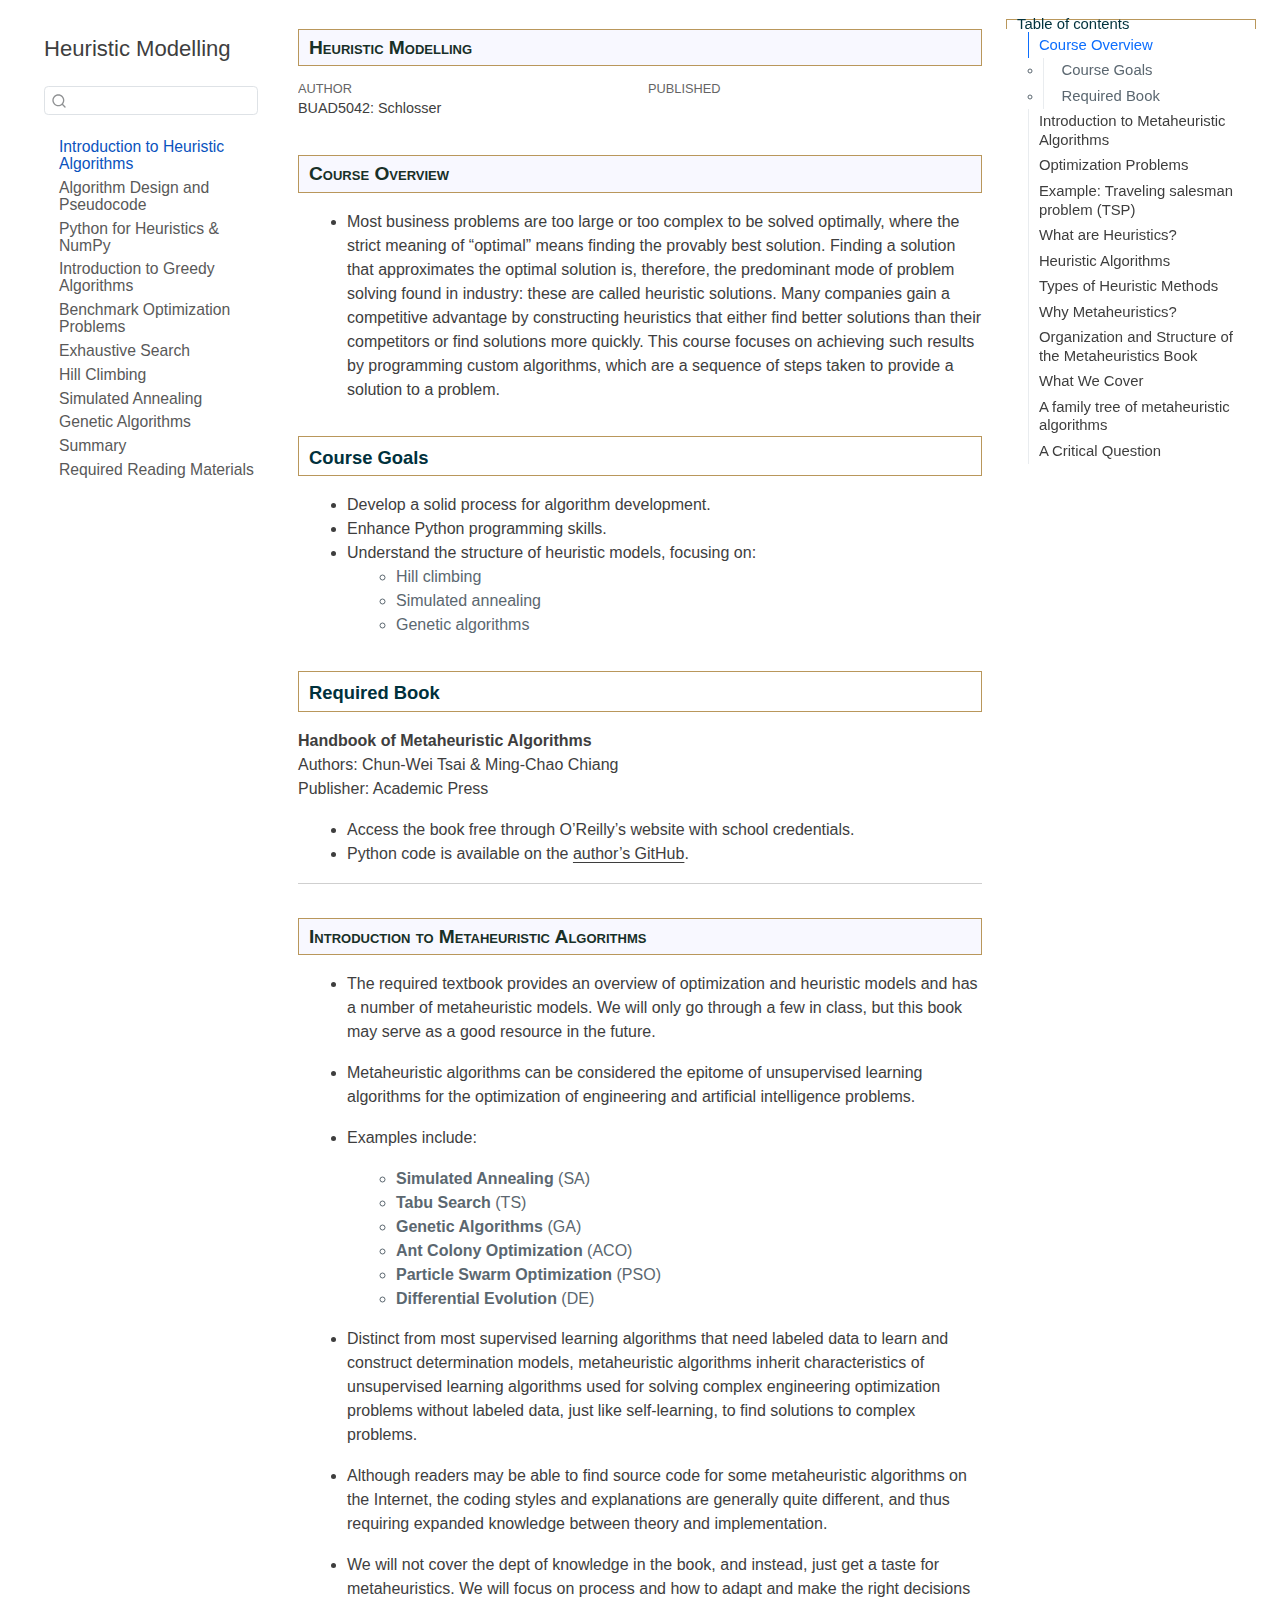
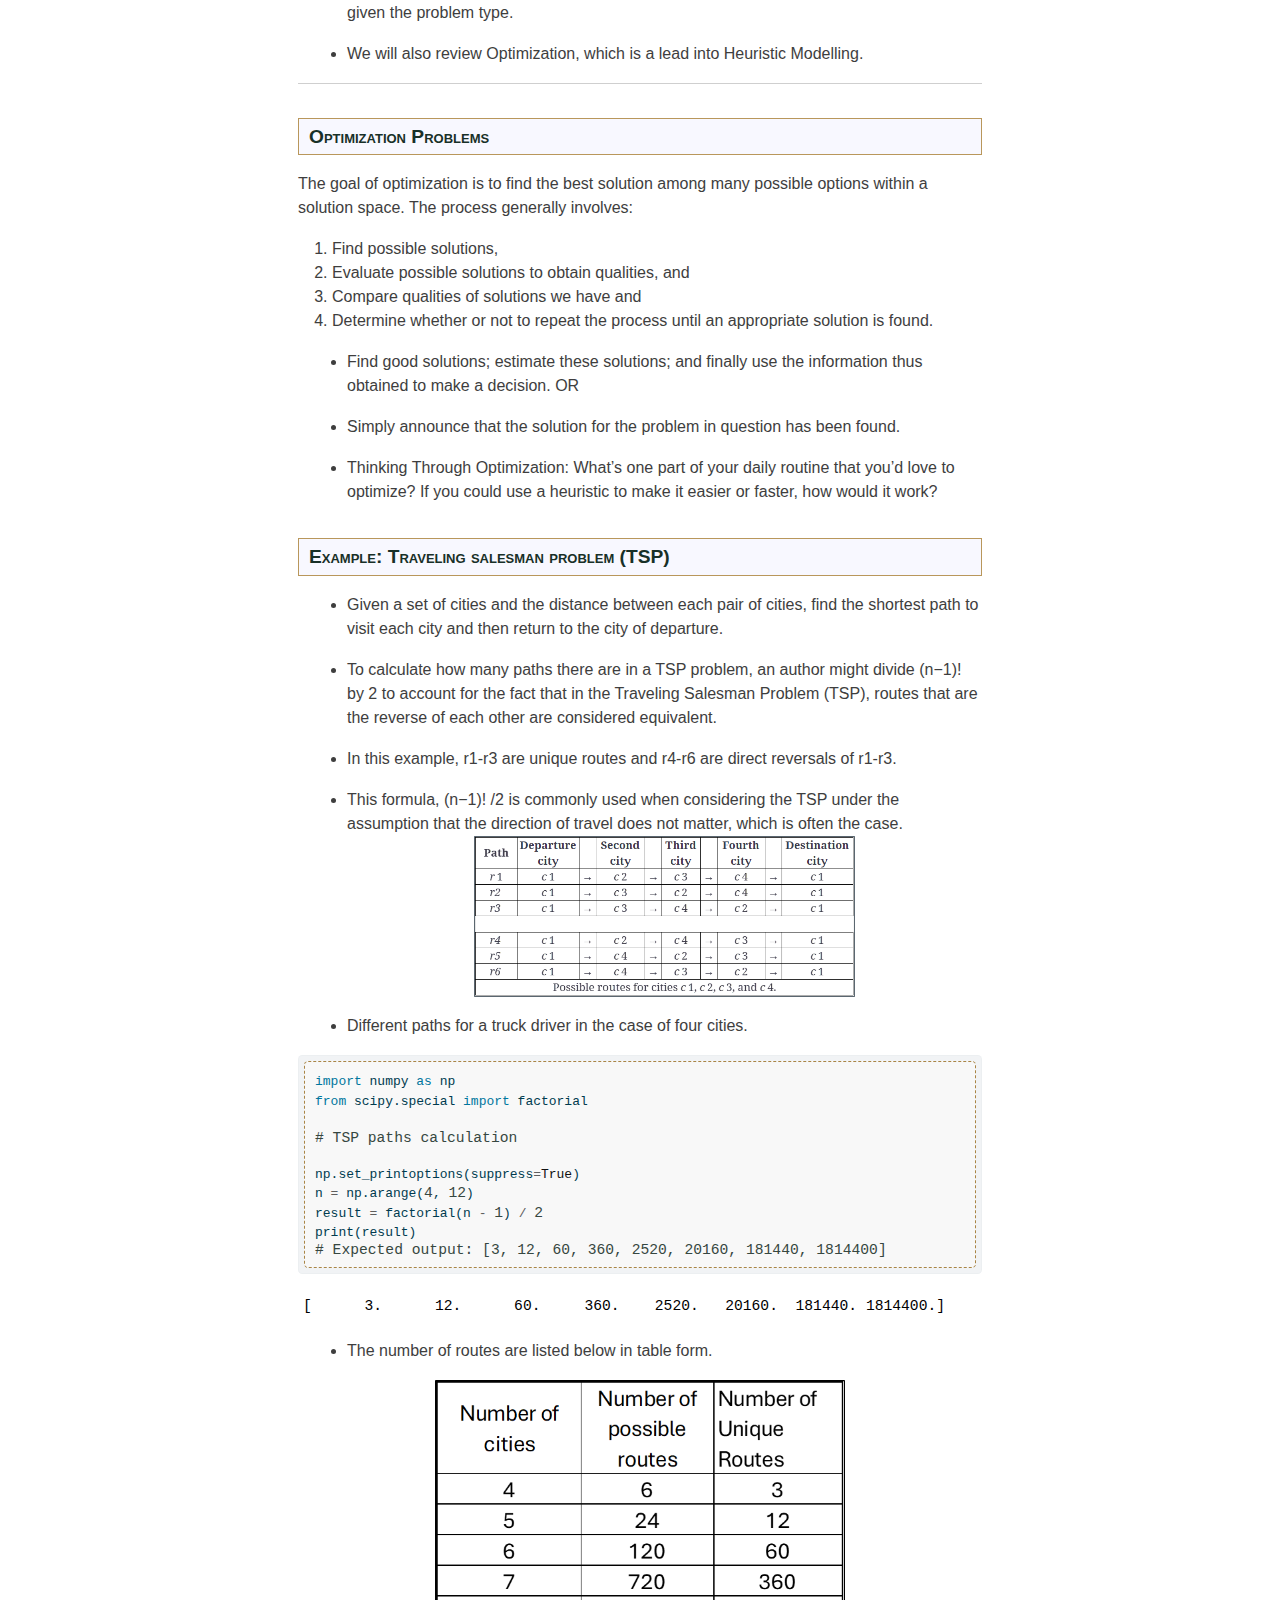
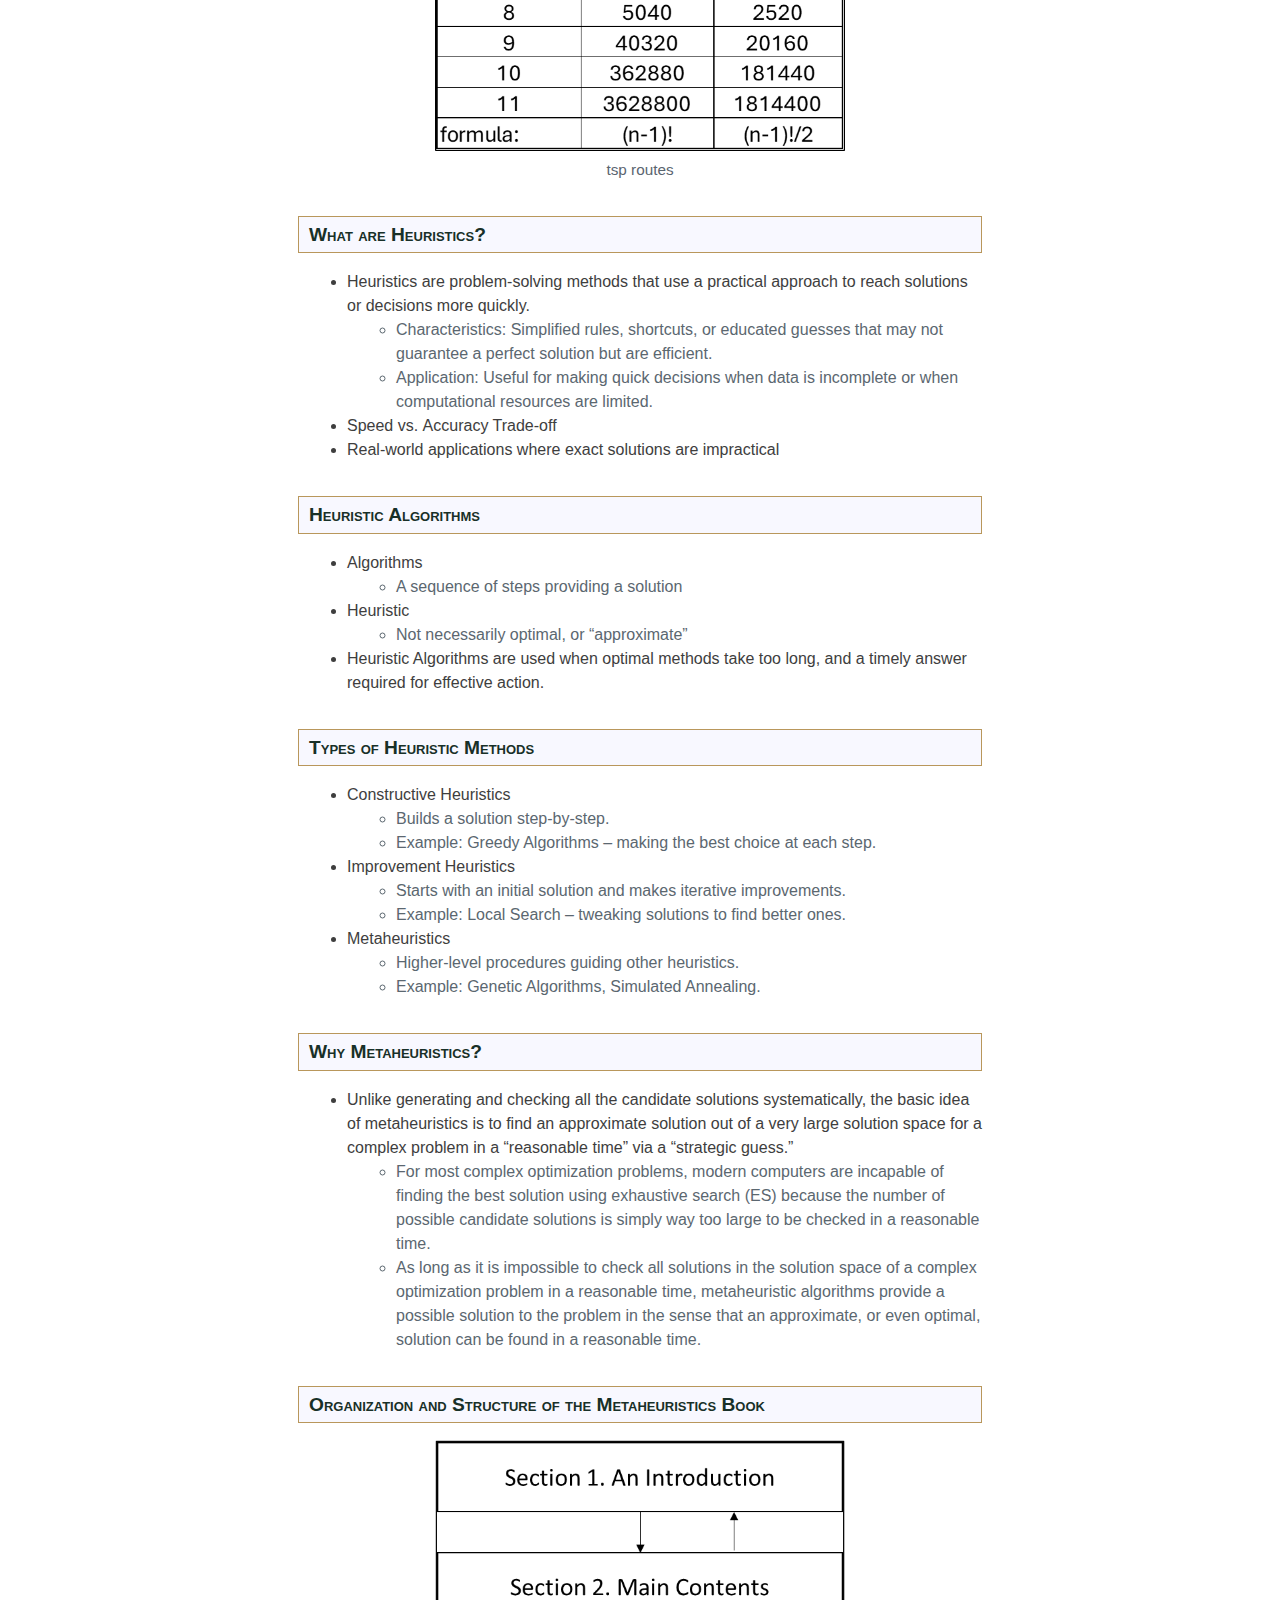
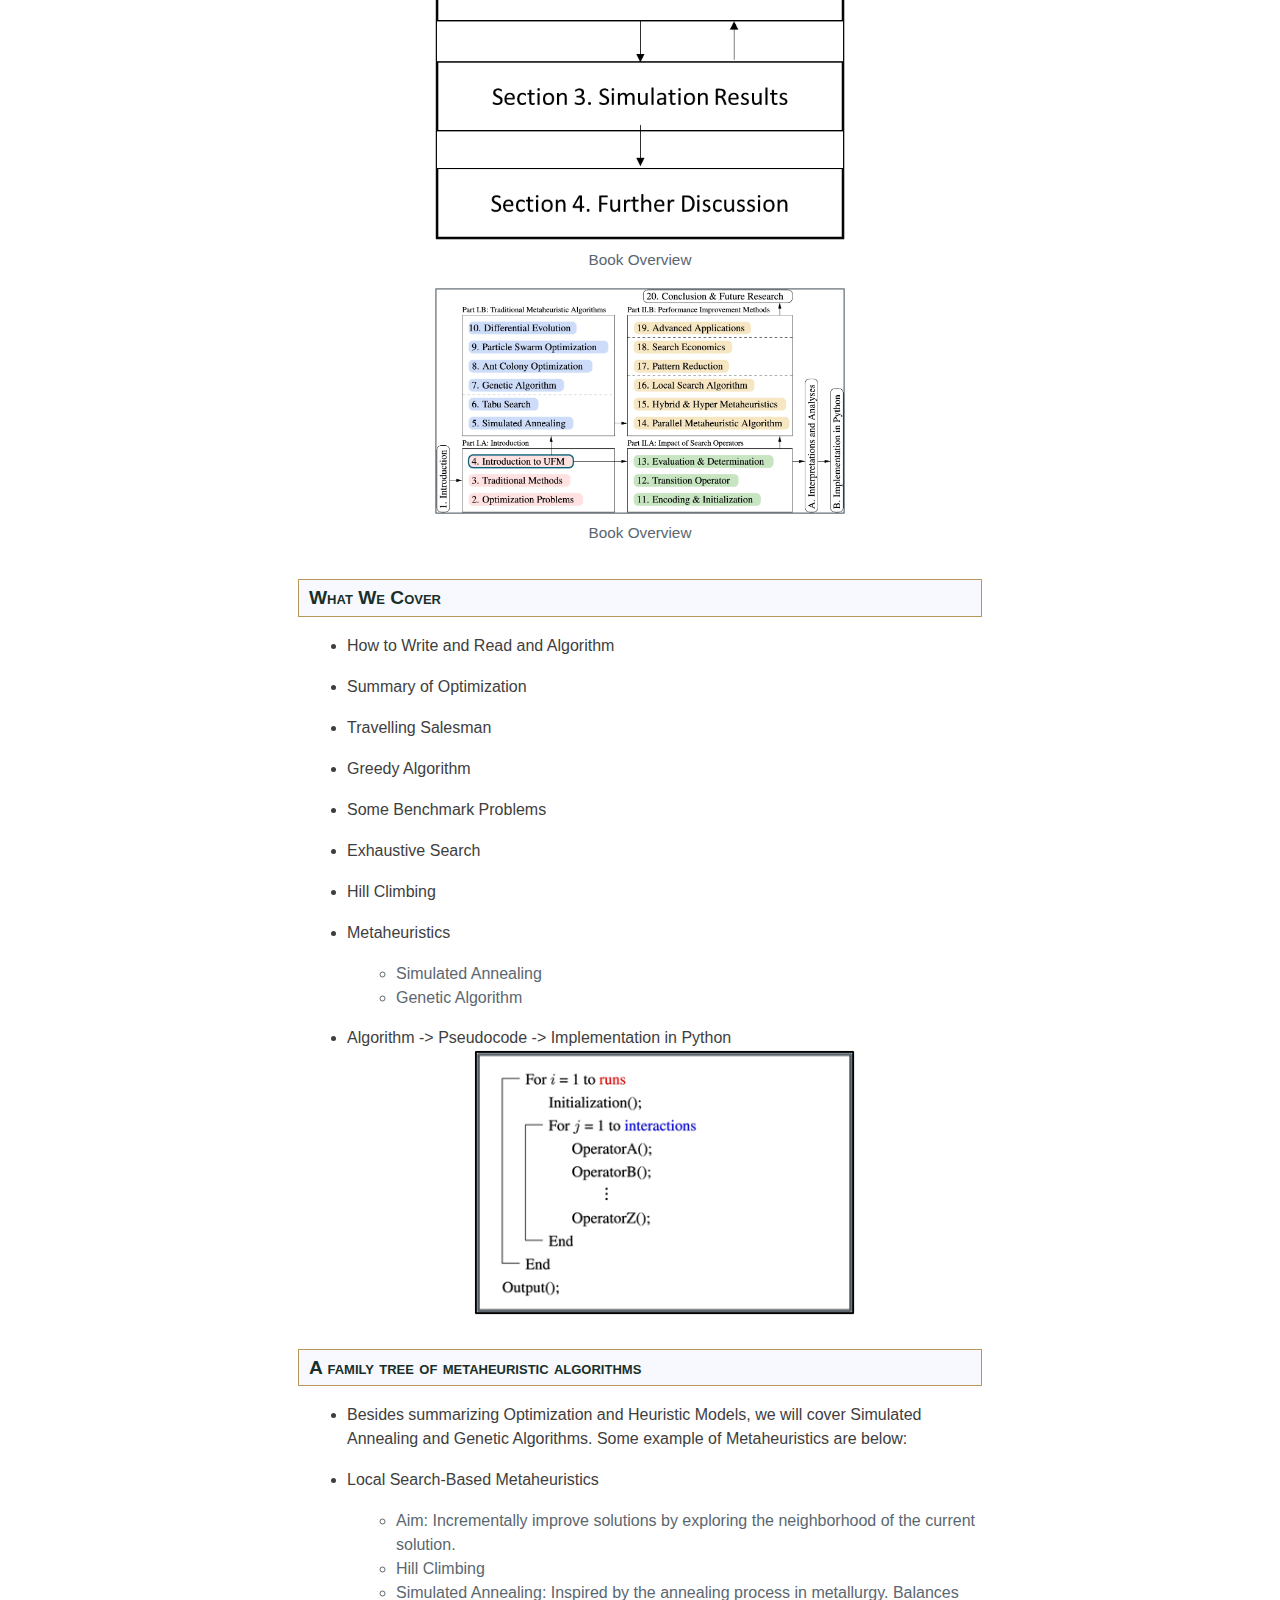
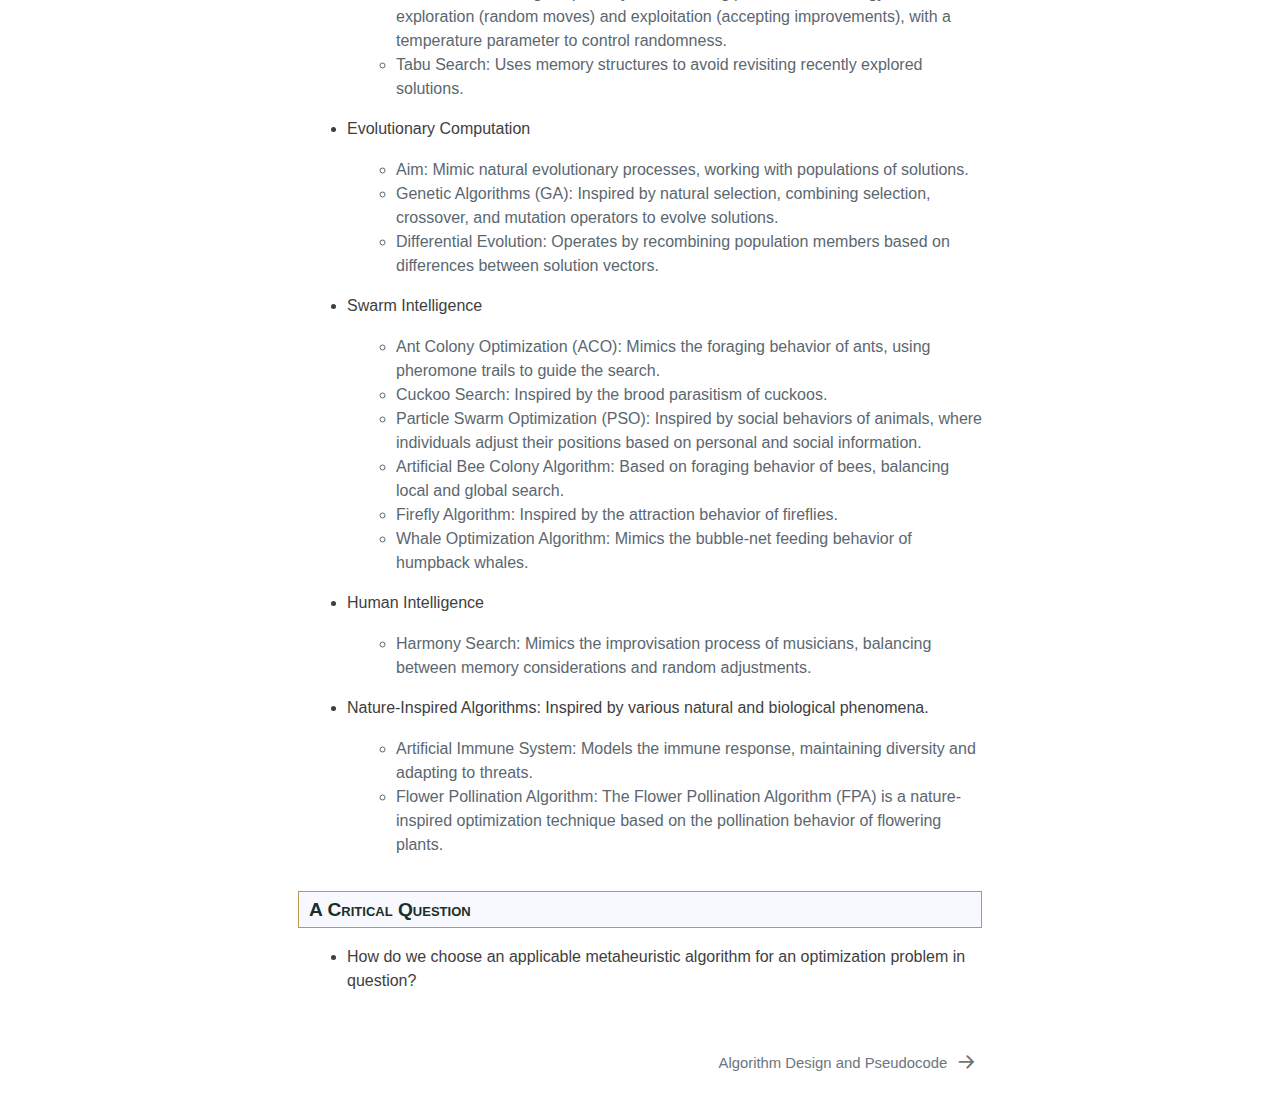
<file: docs/index.html>
<!DOCTYPE html>
<html xmlns="http://www.w3.org/1999/xhtml" lang="en" xml:lang="en"><head>

<meta charset="utf-8">
<meta name="generator" content="quarto-1.6.32">

<meta name="viewport" content="width=device-width, initial-scale=1.0, user-scalable=yes">

<meta name="author" content="BUAD5042: Schlosser">
<meta name="dcterms.date" content="2024-09-17">

<title>Heuristic Modelling</title>
<style>
code{white-space: pre-wrap;}
span.smallcaps{font-variant: small-caps;}
div.columns{display: flex; gap: min(4vw, 1.5em);}
div.column{flex: auto; overflow-x: auto;}
div.hanging-indent{margin-left: 1.5em; text-indent: -1.5em;}
ul.task-list{list-style: none;}
ul.task-list li input[type="checkbox"] {
  width: 0.8em;
  margin: 0 0.8em 0.2em -1em; /* quarto-specific, see https://github.com/quarto-dev/quarto-cli/issues/4556 */ 
  vertical-align: middle;
}
/* CSS for syntax highlighting */
pre > code.sourceCode { white-space: pre; position: relative; }
pre > code.sourceCode > span { line-height: 1.25; }
pre > code.sourceCode > span:empty { height: 1.2em; }
.sourceCode { overflow: visible; }
code.sourceCode > span { color: inherit; text-decoration: inherit; }
div.sourceCode { margin: 1em 0; }
pre.sourceCode { margin: 0; }
@media screen {
div.sourceCode { overflow: auto; }
}
@media print {
pre > code.sourceCode { white-space: pre-wrap; }
pre > code.sourceCode > span { display: inline-block; text-indent: -5em; padding-left: 5em; }
}
pre.numberSource code
  { counter-reset: source-line 0; }
pre.numberSource code > span
  { position: relative; left: -4em; counter-increment: source-line; }
pre.numberSource code > span > a:first-child::before
  { content: counter(source-line);
    position: relative; left: -1em; text-align: right; vertical-align: baseline;
    border: none; display: inline-block;
    -webkit-touch-callout: none; -webkit-user-select: none;
    -khtml-user-select: none; -moz-user-select: none;
    -ms-user-select: none; user-select: none;
    padding: 0 4px; width: 4em;
  }
pre.numberSource { margin-left: 3em;  padding-left: 4px; }
div.sourceCode
  {   }
@media screen {
pre > code.sourceCode > span > a:first-child::before { text-decoration: underline; }
}
</style>


<script src="site_libs/quarto-nav/quarto-nav.js"></script>
<script src="site_libs/quarto-nav/headroom.min.js"></script>
<script src="site_libs/clipboard/clipboard.min.js"></script>
<script src="site_libs/quarto-search/autocomplete.umd.js"></script>
<script src="site_libs/quarto-search/fuse.min.js"></script>
<script src="site_libs/quarto-search/quarto-search.js"></script>
<meta name="quarto:offset" content="./">
<link href="./algo.html" rel="next">
<script src="site_libs/quarto-html/quarto.js"></script>
<script src="site_libs/quarto-html/popper.min.js"></script>
<script src="site_libs/quarto-html/tippy.umd.min.js"></script>
<script src="site_libs/quarto-html/anchor.min.js"></script>
<link href="site_libs/quarto-html/tippy.css" rel="stylesheet">
<link href="site_libs/quarto-html/quarto-syntax-highlighting-2486e1f0a3ee9ee1fc393803a1361cdb.css" rel="stylesheet" id="quarto-text-highlighting-styles">
<script src="site_libs/bootstrap/bootstrap.min.js"></script>
<link href="site_libs/bootstrap/bootstrap-icons.css" rel="stylesheet">
<link href="site_libs/bootstrap/bootstrap-64b801fe9b6685c0a799f7172ecad621.min.css" rel="stylesheet" append-hash="true" id="quarto-bootstrap" data-mode="light">
<script id="quarto-search-options" type="application/json">{
  "location": "sidebar",
  "copy-button": false,
  "collapse-after": 3,
  "panel-placement": "start",
  "type": "textbox",
  "limit": 50,
  "keyboard-shortcut": [
    "f",
    "/",
    "s"
  ],
  "show-item-context": false,
  "language": {
    "search-no-results-text": "No results",
    "search-matching-documents-text": "matching documents",
    "search-copy-link-title": "Copy link to search",
    "search-hide-matches-text": "Hide additional matches",
    "search-more-match-text": "more match in this document",
    "search-more-matches-text": "more matches in this document",
    "search-clear-button-title": "Clear",
    "search-text-placeholder": "",
    "search-detached-cancel-button-title": "Cancel",
    "search-submit-button-title": "Submit",
    "search-label": "Search"
  }
}</script>
<!-- Google tag (gtag.js) -->

<script async="" src="https://www.googletagmanager.com/gtag/js?id=G-XC0ZP42MWM"></script>

<script>

  window.dataLayer = window.dataLayer || [];

  function gtag(){dataLayer.push(arguments);}

  gtag('js', new Date());



  gtag('config', 'G-XC0ZP42MWM');

</script>


<link rel="stylesheet" href="styles.css">
</head>

<body class="nav-sidebar floating">

<div id="quarto-search-results"></div>
  <header id="quarto-header" class="headroom fixed-top">
  <nav class="quarto-secondary-nav">
    <div class="container-fluid d-flex">
      <button type="button" class="quarto-btn-toggle btn" data-bs-toggle="collapse" role="button" data-bs-target=".quarto-sidebar-collapse-item" aria-controls="quarto-sidebar" aria-expanded="false" aria-label="Toggle sidebar navigation" onclick="if (window.quartoToggleHeadroom) { window.quartoToggleHeadroom(); }">
        <i class="bi bi-layout-text-sidebar-reverse"></i>
      </button>
        <nav class="quarto-page-breadcrumbs" aria-label="breadcrumb"><ol class="breadcrumb"><li class="breadcrumb-item"><a href="./index.html"><span class="chapter-title">Introduction to Heuristic Algorithms</span></a></li></ol></nav>
        <a class="flex-grow-1" role="navigation" data-bs-toggle="collapse" data-bs-target=".quarto-sidebar-collapse-item" aria-controls="quarto-sidebar" aria-expanded="false" aria-label="Toggle sidebar navigation" onclick="if (window.quartoToggleHeadroom) { window.quartoToggleHeadroom(); }">      
        </a>
      <button type="button" class="btn quarto-search-button" aria-label="Search" onclick="window.quartoOpenSearch();">
        <i class="bi bi-search"></i>
      </button>
    </div>
  </nav>
</header>
<!-- content -->
<div id="quarto-content" class="quarto-container page-columns page-rows-contents page-layout-article">
<!-- sidebar -->
  <nav id="quarto-sidebar" class="sidebar collapse collapse-horizontal quarto-sidebar-collapse-item sidebar-navigation floating overflow-auto">
    <div class="pt-lg-2 mt-2 text-left sidebar-header">
    <div class="sidebar-title mb-0 py-0">
      <a href="./">Heuristic Modelling</a> 
    </div>
      </div>
        <div class="mt-2 flex-shrink-0 align-items-center">
        <div class="sidebar-search">
        <div id="quarto-search" class="" title="Search"></div>
        </div>
        </div>
    <div class="sidebar-menu-container"> 
    <ul class="list-unstyled mt-1">
        <li class="sidebar-item">
  <div class="sidebar-item-container"> 
  <a href="./index.html" class="sidebar-item-text sidebar-link active"><span class="chapter-title">Introduction to Heuristic Algorithms</span></a>
  </div>
</li>
        <li class="sidebar-item">
  <div class="sidebar-item-container"> 
  <a href="./algo.html" class="sidebar-item-text sidebar-link"><span class="chapter-title">Algorithm Design and Pseudocode</span></a>
  </div>
</li>
        <li class="sidebar-item">
  <div class="sidebar-item-container"> 
  <a href="./numpy.html" class="sidebar-item-text sidebar-link"><span class="chapter-title">Python for Heuristics &amp; NumPy</span></a>
  </div>
</li>
        <li class="sidebar-item">
  <div class="sidebar-item-container"> 
  <a href="./greedy.html" class="sidebar-item-text sidebar-link"><span class="chapter-title">Introduction to Greedy Algorithms</span></a>
  </div>
</li>
        <li class="sidebar-item">
  <div class="sidebar-item-container"> 
  <a href="./benchmark.html" class="sidebar-item-text sidebar-link"><span class="chapter-title">Benchmark Optimization Problems</span></a>
  </div>
</li>
        <li class="sidebar-item">
  <div class="sidebar-item-container"> 
  <a href="./es.html" class="sidebar-item-text sidebar-link"><span class="chapter-title">Exhaustive Search</span></a>
  </div>
</li>
        <li class="sidebar-item">
  <div class="sidebar-item-container"> 
  <a href="./hc.html" class="sidebar-item-text sidebar-link"><span class="chapter-title">Hill Climbing</span></a>
  </div>
</li>
        <li class="sidebar-item">
  <div class="sidebar-item-container"> 
  <a href="./sa.html" class="sidebar-item-text sidebar-link"><span class="chapter-title">Simulated Annealing</span></a>
  </div>
</li>
        <li class="sidebar-item">
  <div class="sidebar-item-container"> 
  <a href="./ga.html" class="sidebar-item-text sidebar-link"><span class="chapter-title">Genetic Algorithms</span></a>
  </div>
</li>
        <li class="sidebar-item">
  <div class="sidebar-item-container"> 
  <a href="./summary.html" class="sidebar-item-text sidebar-link"><span class="chapter-title">Summary</span></a>
  </div>
</li>
        <li class="sidebar-item">
  <div class="sidebar-item-container"> 
  <a href="./references.html" class="sidebar-item-text sidebar-link"><span class="chapter-title">Required Reading Materials</span></a>
  </div>
</li>
    </ul>
    </div>
</nav>
<div id="quarto-sidebar-glass" class="quarto-sidebar-collapse-item" data-bs-toggle="collapse" data-bs-target=".quarto-sidebar-collapse-item"></div>
<!-- margin-sidebar -->
    <div id="quarto-margin-sidebar" class="sidebar margin-sidebar">
        <nav id="TOC" role="doc-toc" class="toc-active">
    <h2 id="toc-title">Table of contents</h2>
   
  <ul>
  <li><a href="#course-overview" id="toc-course-overview" class="nav-link active" data-scroll-target="#course-overview">Course Overview</a>
  <ul class="collapse">
  <li><a href="#course-goals" id="toc-course-goals" class="nav-link" data-scroll-target="#course-goals">Course Goals</a></li>
  <li><a href="#required-book" id="toc-required-book" class="nav-link" data-scroll-target="#required-book">Required Book</a></li>
  </ul></li>
  <li><a href="#introduction-to-metaheuristic-algorithms" id="toc-introduction-to-metaheuristic-algorithms" class="nav-link" data-scroll-target="#introduction-to-metaheuristic-algorithms">Introduction to Metaheuristic Algorithms</a></li>
  <li><a href="#optimization-problems" id="toc-optimization-problems" class="nav-link" data-scroll-target="#optimization-problems">Optimization Problems</a></li>
  <li><a href="#example-traveling-salesman-problem-tsp" id="toc-example-traveling-salesman-problem-tsp" class="nav-link" data-scroll-target="#example-traveling-salesman-problem-tsp">Example: Traveling salesman problem (TSP)</a></li>
  <li><a href="#what-are-heuristics" id="toc-what-are-heuristics" class="nav-link" data-scroll-target="#what-are-heuristics">What are Heuristics?</a></li>
  <li><a href="#heuristic-algorithms" id="toc-heuristic-algorithms" class="nav-link" data-scroll-target="#heuristic-algorithms">Heuristic Algorithms</a></li>
  <li><a href="#types-of-heuristic-methods" id="toc-types-of-heuristic-methods" class="nav-link" data-scroll-target="#types-of-heuristic-methods">Types of Heuristic Methods</a></li>
  <li><a href="#why-metaheuristics" id="toc-why-metaheuristics" class="nav-link" data-scroll-target="#why-metaheuristics">Why Metaheuristics?</a></li>
  <li><a href="#organization-and-structure-of-the-metaheuristics-book" id="toc-organization-and-structure-of-the-metaheuristics-book" class="nav-link" data-scroll-target="#organization-and-structure-of-the-metaheuristics-book">Organization and Structure of the Metaheuristics Book</a></li>
  <li><a href="#what-we-cover" id="toc-what-we-cover" class="nav-link" data-scroll-target="#what-we-cover">What We Cover</a></li>
  <li><a href="#a-family-tree-of-metaheuristic-algorithms" id="toc-a-family-tree-of-metaheuristic-algorithms" class="nav-link" data-scroll-target="#a-family-tree-of-metaheuristic-algorithms">A family tree of metaheuristic algorithms</a></li>
  <li><a href="#a-critical-question" id="toc-a-critical-question" class="nav-link" data-scroll-target="#a-critical-question">A Critical Question</a></li>
  </ul>
</nav>
    </div>
<!-- main -->
<main class="content" id="quarto-document-content">

<header id="title-block-header" class="quarto-title-block default">
<div class="quarto-title">
<h1 class="title">Heuristic Modelling</h1>
</div>



<div class="quarto-title-meta">

    <div>
    <div class="quarto-title-meta-heading">Author</div>
    <div class="quarto-title-meta-contents">
             <p>BUAD5042: Schlosser </p>
          </div>
  </div>
    
    <div>
    <div class="quarto-title-meta-heading">Published</div>
    <div class="quarto-title-meta-contents">
      <p class="date">September 17, 2024</p>
    </div>
  </div>
  
    
  </div>
  


</header>


<section id="course-overview" class="level1">
<h1>Course Overview</h1>
<ul>
<li>Most business problems are too large or too complex to be solved optimally, where the strict meaning of “optimal” means finding the provably best solution. Finding a solution that approximates the optimal solution is, therefore, the predominant mode of problem solving found in industry: these are called heuristic solutions. Many companies gain a competitive advantage by constructing heuristics that either find better solutions than their competitors or find solutions more quickly. This course focuses on achieving such results by programming custom algorithms, which are a sequence of steps taken to provide a solution to a problem.</li>
</ul>
<section id="course-goals" class="level2">
<h2 class="anchored" data-anchor-id="course-goals">Course Goals</h2>
<ul>
<li>Develop a solid process for algorithm development.</li>
<li>Enhance Python programming skills.</li>
<li>Understand the structure of heuristic models, focusing on:
<ul>
<li>Hill climbing</li>
<li>Simulated annealing</li>
<li>Genetic algorithms</li>
</ul></li>
</ul>
</section>
<section id="required-book" class="level2">
<h2 class="anchored" data-anchor-id="required-book">Required Book</h2>
<p><strong>Handbook of Metaheuristic Algorithms</strong><br>
Authors: Chun-Wei Tsai &amp; Ming-Chao Chiang<br>
Publisher: Academic Press<br>
</p>
<ul>
<li>Access the book free through O’Reilly’s website with school credentials.</li>
<li>Python code is available on the <a href="https://github.com/cwtsaiai/metaheuristics_2023/tree/main/src/python">author’s GitHub</a>.</li>
</ul>
<hr>
</section>
</section>
<section id="introduction-to-metaheuristic-algorithms" class="level1">
<h1>Introduction to Metaheuristic Algorithms</h1>
<ul>
<li><p>The required textbook provides an overview of optimization and heuristic models and has a number of metaheuristic models. We will only go through a few in class, but this book may serve as a good resource in the future.</p></li>
<li><p>Metaheuristic algorithms can be considered the epitome of unsupervised learning algorithms for the optimization of engineering and artificial intelligence problems.</p></li>
<li><p>Examples include:</p>
<ul>
<li><strong>Simulated Annealing</strong> (SA)</li>
<li><strong>Tabu Search</strong> (TS)</li>
<li><strong>Genetic Algorithms</strong> (GA)</li>
<li><strong>Ant Colony Optimization</strong> (ACO)</li>
<li><strong>Particle Swarm Optimization</strong> (PSO)</li>
<li><strong>Differential Evolution</strong> (DE)</li>
</ul></li>
<li><p>Distinct from most supervised learning algorithms that need labeled data to learn and construct determination models, metaheuristic algorithms inherit characteristics of unsupervised learning algorithms used for solving complex engineering optimization problems without labeled data, just like self-learning, to find solutions to complex problems.</p></li>
<li><p>Although readers may be able to find source code for some metaheuristic algorithms on the Internet, the coding styles and explanations are generally quite different, and thus requiring expanded knowledge between theory and implementation.</p></li>
<li><p>We will not cover the dept of knowledge in the book, and instead, just get a taste for metaheuristics. We will focus on process and how to adapt and make the right decisions given the problem type.</p></li>
<li><p>We will also review Optimization, which is a lead into Heuristic Modelling.</p></li>
</ul>
<hr>
</section>
<section id="optimization-problems" class="level1">
<h1>Optimization Problems</h1>
<p>The goal of optimization is to find the best solution among many possible options within a solution space. The process generally involves:</p>
<ol type="1">
<li>Find possible solutions,</li>
<li>Evaluate possible solutions to obtain qualities, and</li>
<li>Compare qualities of solutions we have and</li>
<li>Determine whether or not to repeat the process until an appropriate solution is found.</li>
</ol>
<ul>
<li><p>Find good solutions; estimate these solutions; and finally use the information thus obtained to make a decision. OR</p></li>
<li><p>Simply announce that the solution for the problem in question has been found.</p></li>
<li><p>Thinking Through Optimization: What’s one part of your daily routine that you’d love to optimize? If you could use a heuristic to make it easier or faster, how would it work?</p></li>
</ul>
</section>
<section id="example-traveling-salesman-problem-tsp" class="level1">
<h1>Example: Traveling salesman problem (TSP)</h1>
<ul>
<li><p>Given a set of cities and the distance between each pair of cities, find the shortest path to visit each city and then return to the city of departure.</p></li>
<li><p>To calculate how many paths there are in a TSP problem, an author might divide (n−1)! by 2 to account for the fact that in the Traveling Salesman Problem (TSP), routes that are the reverse of each other are considered equivalent.</p></li>
<li><p>In this example, r1-r3 are unique routes and r4-r6 are direct reversals of r1-r3.</p></li>
<li><p>This formula, (n−1)! /2 is commonly used when considering the TSP under the assumption that the direction of travel does not matter, which is often the case. <img src="Pictures/tsp1.png" title="TSP" class="img-fluid" alt="TSP Chart"></p></li>
<li><p>Different paths for a truck driver in the case of four cities.</p></li>
</ul>
<div id="8a1b7056" class="cell" data-execution_count="1">
<div class="sourceCode cell-code" id="cb1"><pre class="sourceCode python code-with-copy"><code class="sourceCode python"><span id="cb1-1"><a href="#cb1-1" aria-hidden="true" tabindex="-1"></a><span class="im">import</span> numpy <span class="im">as</span> np</span>
<span id="cb1-2"><a href="#cb1-2" aria-hidden="true" tabindex="-1"></a><span class="im">from</span> scipy.special <span class="im">import</span> factorial</span>
<span id="cb1-3"><a href="#cb1-3" aria-hidden="true" tabindex="-1"></a></span>
<span id="cb1-4"><a href="#cb1-4" aria-hidden="true" tabindex="-1"></a><span class="co"># TSP paths calculation</span></span>
<span id="cb1-5"><a href="#cb1-5" aria-hidden="true" tabindex="-1"></a>np.set_printoptions(suppress<span class="op">=</span><span class="va">True</span>)</span>
<span id="cb1-6"><a href="#cb1-6" aria-hidden="true" tabindex="-1"></a>n <span class="op">=</span> np.arange(<span class="dv">4</span>, <span class="dv">12</span>)</span>
<span id="cb1-7"><a href="#cb1-7" aria-hidden="true" tabindex="-1"></a>result <span class="op">=</span> factorial(n <span class="op">-</span> <span class="dv">1</span>) <span class="op">/</span> <span class="dv">2</span></span>
<span id="cb1-8"><a href="#cb1-8" aria-hidden="true" tabindex="-1"></a><span class="bu">print</span>(result)  <span class="co"># Expected output: [3, 12, 60, 360, 2520, 20160, 181440, 1814400]</span></span></code><button title="Copy to Clipboard" class="code-copy-button"><i class="bi"></i></button></pre></div>
<div class="cell-output cell-output-stdout">
<pre><code>[      3.      12.      60.     360.    2520.   20160.  181440. 1814400.]</code></pre>
</div>
</div>
<ul>
<li>The number of routes are listed below in table form.</li>
</ul>
<div class="quarto-figure quarto-figure-center">
<figure class="figure">
<p><img src="Pictures/tsp.png" title="tsp routes" class="img-fluid figure-img"></p>
<figcaption>tsp routes</figcaption>
</figure>
</div>
</section>
<section id="what-are-heuristics" class="level1">
<h1>What are Heuristics?</h1>
<ul>
<li>Heuristics are problem-solving methods that use a practical approach to reach solutions or decisions more quickly.
<ul>
<li>Characteristics: Simplified rules, shortcuts, or educated guesses that may not guarantee a perfect solution but are efficient.</li>
<li>Application: Useful for making quick decisions when data is incomplete or when computational resources are limited.</li>
</ul></li>
<li>Speed vs.&nbsp;Accuracy Trade-off</li>
<li>Real-world applications where exact solutions are impractical</li>
</ul>
</section>
<section id="heuristic-algorithms" class="level1">
<h1>Heuristic Algorithms</h1>
<ul>
<li>Algorithms
<ul>
<li>A sequence of steps providing a solution</li>
</ul></li>
<li>Heuristic
<ul>
<li>Not necessarily optimal, or “approximate”</li>
</ul></li>
<li>Heuristic Algorithms are used when optimal methods take too long, and a timely answer required for effective action.</li>
</ul>
</section>
<section id="types-of-heuristic-methods" class="level1">
<h1>Types of Heuristic Methods</h1>
<ul>
<li>Constructive Heuristics
<ul>
<li>Builds a solution step-by-step.</li>
<li>Example: Greedy Algorithms – making the best choice at each step.</li>
</ul></li>
<li>Improvement Heuristics
<ul>
<li>Starts with an initial solution and makes iterative improvements.</li>
<li>Example: Local Search – tweaking solutions to find better ones.</li>
</ul></li>
<li>Metaheuristics
<ul>
<li>Higher-level procedures guiding other heuristics.</li>
<li>Example: Genetic Algorithms, Simulated Annealing.</li>
</ul></li>
</ul>
</section>
<section id="why-metaheuristics" class="level1">
<h1>Why Metaheuristics?</h1>
<ul>
<li>Unlike generating and checking all the candidate solutions systematically, the basic idea of metaheuristics is to find an approximate solution out of a very large solution space for a complex problem in a “reasonable time” via a “strategic guess.”
<ul>
<li>For most complex optimization problems, modern computers are incapable of finding the best solution using exhaustive search (ES) because the number of possible candidate solutions is simply way too large to be checked in a reasonable time.</li>
<li>As long as it is impossible to check all solutions in the solution space of a complex optimization problem in a reasonable time, metaheuristic algorithms provide a possible solution to the problem in the sense that an approximate, or even optimal, solution can be found in a reasonable time.</li>
</ul></li>
</ul>
</section>
<section id="organization-and-structure-of-the-metaheuristics-book" class="level1">
<h1>Organization and Structure of the Metaheuristics Book</h1>
<div class="quarto-figure quarto-figure-center">
<figure class="figure">
<p><img src="Pictures/Ch1Book.png" title="Overview" class="img-fluid figure-img"></p>
<figcaption>Book Overview</figcaption>
</figure>
</div>
<div class="quarto-figure quarto-figure-center">
<figure class="figure">
<p><img src="Pictures/Ch1Book2.png" title="Overview" class="img-fluid figure-img"></p>
<figcaption>Book Overview</figcaption>
</figure>
</div>
</section>
<section id="what-we-cover" class="level1">
<h1>What We Cover</h1>
<ul>
<li><p>How to Write and Read and Algorithm</p></li>
<li><p>Summary of Optimization</p></li>
<li><p>Travelling Salesman</p></li>
<li><p>Greedy Algorithm</p></li>
<li><p>Some Benchmark Problems</p></li>
<li><p>Exhaustive Search</p></li>
<li><p>Hill Climbing</p></li>
<li><p>Metaheuristics</p>
<ul>
<li>Simulated Annealing</li>
<li>Genetic Algorithm</li>
</ul></li>
<li><p>Algorithm -&gt; Pseudocode -&gt; Implementation in Python <img src="Pictures/Ch1Pseudo.png" title="Pseudocode" class="img-fluid" alt="Pseudocode"></p></li>
</ul>
</section>
<section id="a-family-tree-of-metaheuristic-algorithms" class="level1">
<h1>A family tree of metaheuristic algorithms</h1>
<ul>
<li><p>Besides summarizing Optimization and Heuristic Models, we will cover Simulated Annealing and Genetic Algorithms. Some example of Metaheuristics are below:</p></li>
<li><p>Local Search-Based Metaheuristics</p>
<ul>
<li>Aim: Incrementally improve solutions by exploring the neighborhood of the current solution.</li>
<li>Hill Climbing</li>
<li>Simulated Annealing: Inspired by the annealing process in metallurgy. Balances exploration (random moves) and exploitation (accepting improvements), with a temperature parameter to control randomness.</li>
<li>Tabu Search: Uses memory structures to avoid revisiting recently explored solutions.</li>
</ul></li>
<li><p>Evolutionary Computation</p>
<ul>
<li>Aim: Mimic natural evolutionary processes, working with populations of solutions.</li>
<li>Genetic Algorithms (GA): Inspired by natural selection, combining selection, crossover, and mutation operators to evolve solutions.</li>
<li>Differential Evolution: Operates by recombining population members based on differences between solution vectors.</li>
</ul></li>
<li><p>Swarm Intelligence</p>
<ul>
<li>Ant Colony Optimization (ACO): Mimics the foraging behavior of ants, using pheromone trails to guide the search.</li>
<li>Cuckoo Search: Inspired by the brood parasitism of cuckoos.</li>
<li>Particle Swarm Optimization (PSO): Inspired by social behaviors of animals, where individuals adjust their positions based on personal and social information.</li>
<li>Artificial Bee Colony Algorithm: Based on foraging behavior of bees, balancing local and global search.</li>
<li>Firefly Algorithm: Inspired by the attraction behavior of fireflies.</li>
<li>Whale Optimization Algorithm: Mimics the bubble-net feeding behavior of humpback whales.</li>
</ul></li>
<li><p>Human Intelligence</p>
<ul>
<li>Harmony Search: Mimics the improvisation process of musicians, balancing between memory considerations and random adjustments.</li>
</ul></li>
<li><p>Nature-Inspired Algorithms: Inspired by various natural and biological phenomena.</p>
<ul>
<li>Artificial Immune System: Models the immune response, maintaining diversity and adapting to threats.</li>
<li>Flower Pollination Algorithm: The Flower Pollination Algorithm (FPA) is a nature-inspired optimization technique based on the pollination behavior of flowering plants.</li>
</ul></li>
</ul>
</section>
<section id="a-critical-question" class="level1">
<h1>A Critical Question</h1>
<ul>
<li>How do we choose an applicable metaheuristic algorithm for an optimization problem in question?</li>
</ul>


</section>

</main> <!-- /main -->
<script id="quarto-html-after-body" type="application/javascript">
window.document.addEventListener("DOMContentLoaded", function (event) {
  const toggleBodyColorMode = (bsSheetEl) => {
    const mode = bsSheetEl.getAttribute("data-mode");
    const bodyEl = window.document.querySelector("body");
    if (mode === "dark") {
      bodyEl.classList.add("quarto-dark");
      bodyEl.classList.remove("quarto-light");
    } else {
      bodyEl.classList.add("quarto-light");
      bodyEl.classList.remove("quarto-dark");
    }
  }
  const toggleBodyColorPrimary = () => {
    const bsSheetEl = window.document.querySelector("link#quarto-bootstrap");
    if (bsSheetEl) {
      toggleBodyColorMode(bsSheetEl);
    }
  }
  toggleBodyColorPrimary();  
  const icon = "";
  const anchorJS = new window.AnchorJS();
  anchorJS.options = {
    placement: 'right',
    icon: icon
  };
  anchorJS.add('.anchored');
  const isCodeAnnotation = (el) => {
    for (const clz of el.classList) {
      if (clz.startsWith('code-annotation-')) {                     
        return true;
      }
    }
    return false;
  }
  const onCopySuccess = function(e) {
    // button target
    const button = e.trigger;
    // don't keep focus
    button.blur();
    // flash "checked"
    button.classList.add('code-copy-button-checked');
    var currentTitle = button.getAttribute("title");
    button.setAttribute("title", "Copied!");
    let tooltip;
    if (window.bootstrap) {
      button.setAttribute("data-bs-toggle", "tooltip");
      button.setAttribute("data-bs-placement", "left");
      button.setAttribute("data-bs-title", "Copied!");
      tooltip = new bootstrap.Tooltip(button, 
        { trigger: "manual", 
          customClass: "code-copy-button-tooltip",
          offset: [0, -8]});
      tooltip.show();    
    }
    setTimeout(function() {
      if (tooltip) {
        tooltip.hide();
        button.removeAttribute("data-bs-title");
        button.removeAttribute("data-bs-toggle");
        button.removeAttribute("data-bs-placement");
      }
      button.setAttribute("title", currentTitle);
      button.classList.remove('code-copy-button-checked');
    }, 1000);
    // clear code selection
    e.clearSelection();
  }
  const getTextToCopy = function(trigger) {
      const codeEl = trigger.previousElementSibling.cloneNode(true);
      for (const childEl of codeEl.children) {
        if (isCodeAnnotation(childEl)) {
          childEl.remove();
        }
      }
      return codeEl.innerText;
  }
  const clipboard = new window.ClipboardJS('.code-copy-button:not([data-in-quarto-modal])', {
    text: getTextToCopy
  });
  clipboard.on('success', onCopySuccess);
  if (window.document.getElementById('quarto-embedded-source-code-modal')) {
    // For code content inside modals, clipBoardJS needs to be initialized with a container option
    // TODO: Check when it could be a function (https://github.com/zenorocha/clipboard.js/issues/860)
    const clipboardModal = new window.ClipboardJS('.code-copy-button[data-in-quarto-modal]', {
      text: getTextToCopy,
      container: window.document.getElementById('quarto-embedded-source-code-modal')
    });
    clipboardModal.on('success', onCopySuccess);
  }
    var localhostRegex = new RegExp(/^(?:http|https):\/\/localhost\:?[0-9]*\//);
    var mailtoRegex = new RegExp(/^mailto:/);
      var filterRegex = new RegExp('/' + window.location.host + '/');
    var isInternal = (href) => {
        return filterRegex.test(href) || localhostRegex.test(href) || mailtoRegex.test(href);
    }
    // Inspect non-navigation links and adorn them if external
 	var links = window.document.querySelectorAll('a[href]:not(.nav-link):not(.navbar-brand):not(.toc-action):not(.sidebar-link):not(.sidebar-item-toggle):not(.pagination-link):not(.no-external):not([aria-hidden]):not(.dropdown-item):not(.quarto-navigation-tool):not(.about-link)');
    for (var i=0; i<links.length; i++) {
      const link = links[i];
      if (!isInternal(link.href)) {
        // undo the damage that might have been done by quarto-nav.js in the case of
        // links that we want to consider external
        if (link.dataset.originalHref !== undefined) {
          link.href = link.dataset.originalHref;
        }
      }
    }
  function tippyHover(el, contentFn, onTriggerFn, onUntriggerFn) {
    const config = {
      allowHTML: true,
      maxWidth: 500,
      delay: 100,
      arrow: false,
      appendTo: function(el) {
          return el.parentElement;
      },
      interactive: true,
      interactiveBorder: 10,
      theme: 'quarto',
      placement: 'bottom-start',
    };
    if (contentFn) {
      config.content = contentFn;
    }
    if (onTriggerFn) {
      config.onTrigger = onTriggerFn;
    }
    if (onUntriggerFn) {
      config.onUntrigger = onUntriggerFn;
    }
    window.tippy(el, config); 
  }
  const noterefs = window.document.querySelectorAll('a[role="doc-noteref"]');
  for (var i=0; i<noterefs.length; i++) {
    const ref = noterefs[i];
    tippyHover(ref, function() {
      // use id or data attribute instead here
      let href = ref.getAttribute('data-footnote-href') || ref.getAttribute('href');
      try { href = new URL(href).hash; } catch {}
      const id = href.replace(/^#\/?/, "");
      const note = window.document.getElementById(id);
      if (note) {
        return note.innerHTML;
      } else {
        return "";
      }
    });
  }
  const xrefs = window.document.querySelectorAll('a.quarto-xref');
  const processXRef = (id, note) => {
    // Strip column container classes
    const stripColumnClz = (el) => {
      el.classList.remove("page-full", "page-columns");
      if (el.children) {
        for (const child of el.children) {
          stripColumnClz(child);
        }
      }
    }
    stripColumnClz(note)
    if (id === null || id.startsWith('sec-')) {
      // Special case sections, only their first couple elements
      const container = document.createElement("div");
      if (note.children && note.children.length > 2) {
        container.appendChild(note.children[0].cloneNode(true));
        for (let i = 1; i < note.children.length; i++) {
          const child = note.children[i];
          if (child.tagName === "P" && child.innerText === "") {
            continue;
          } else {
            container.appendChild(child.cloneNode(true));
            break;
          }
        }
        if (window.Quarto?.typesetMath) {
          window.Quarto.typesetMath(container);
        }
        return container.innerHTML
      } else {
        if (window.Quarto?.typesetMath) {
          window.Quarto.typesetMath(note);
        }
        return note.innerHTML;
      }
    } else {
      // Remove any anchor links if they are present
      const anchorLink = note.querySelector('a.anchorjs-link');
      if (anchorLink) {
        anchorLink.remove();
      }
      if (window.Quarto?.typesetMath) {
        window.Quarto.typesetMath(note);
      }
      // TODO in 1.5, we should make sure this works without a callout special case
      if (note.classList.contains("callout")) {
        return note.outerHTML;
      } else {
        return note.innerHTML;
      }
    }
  }
  for (var i=0; i<xrefs.length; i++) {
    const xref = xrefs[i];
    tippyHover(xref, undefined, function(instance) {
      instance.disable();
      let url = xref.getAttribute('href');
      let hash = undefined; 
      if (url.startsWith('#')) {
        hash = url;
      } else {
        try { hash = new URL(url).hash; } catch {}
      }
      if (hash) {
        const id = hash.replace(/^#\/?/, "");
        const note = window.document.getElementById(id);
        if (note !== null) {
          try {
            const html = processXRef(id, note.cloneNode(true));
            instance.setContent(html);
          } finally {
            instance.enable();
            instance.show();
          }
        } else {
          // See if we can fetch this
          fetch(url.split('#')[0])
          .then(res => res.text())
          .then(html => {
            const parser = new DOMParser();
            const htmlDoc = parser.parseFromString(html, "text/html");
            const note = htmlDoc.getElementById(id);
            if (note !== null) {
              const html = processXRef(id, note);
              instance.setContent(html);
            } 
          }).finally(() => {
            instance.enable();
            instance.show();
          });
        }
      } else {
        // See if we can fetch a full url (with no hash to target)
        // This is a special case and we should probably do some content thinning / targeting
        fetch(url)
        .then(res => res.text())
        .then(html => {
          const parser = new DOMParser();
          const htmlDoc = parser.parseFromString(html, "text/html");
          const note = htmlDoc.querySelector('main.content');
          if (note !== null) {
            // This should only happen for chapter cross references
            // (since there is no id in the URL)
            // remove the first header
            if (note.children.length > 0 && note.children[0].tagName === "HEADER") {
              note.children[0].remove();
            }
            const html = processXRef(null, note);
            instance.setContent(html);
          } 
        }).finally(() => {
          instance.enable();
          instance.show();
        });
      }
    }, function(instance) {
    });
  }
      let selectedAnnoteEl;
      const selectorForAnnotation = ( cell, annotation) => {
        let cellAttr = 'data-code-cell="' + cell + '"';
        let lineAttr = 'data-code-annotation="' +  annotation + '"';
        const selector = 'span[' + cellAttr + '][' + lineAttr + ']';
        return selector;
      }
      const selectCodeLines = (annoteEl) => {
        const doc = window.document;
        const targetCell = annoteEl.getAttribute("data-target-cell");
        const targetAnnotation = annoteEl.getAttribute("data-target-annotation");
        const annoteSpan = window.document.querySelector(selectorForAnnotation(targetCell, targetAnnotation));
        const lines = annoteSpan.getAttribute("data-code-lines").split(",");
        const lineIds = lines.map((line) => {
          return targetCell + "-" + line;
        })
        let top = null;
        let height = null;
        let parent = null;
        if (lineIds.length > 0) {
            //compute the position of the single el (top and bottom and make a div)
            const el = window.document.getElementById(lineIds[0]);
            top = el.offsetTop;
            height = el.offsetHeight;
            parent = el.parentElement.parentElement;
          if (lineIds.length > 1) {
            const lastEl = window.document.getElementById(lineIds[lineIds.length - 1]);
            const bottom = lastEl.offsetTop + lastEl.offsetHeight;
            height = bottom - top;
          }
          if (top !== null && height !== null && parent !== null) {
            // cook up a div (if necessary) and position it 
            let div = window.document.getElementById("code-annotation-line-highlight");
            if (div === null) {
              div = window.document.createElement("div");
              div.setAttribute("id", "code-annotation-line-highlight");
              div.style.position = 'absolute';
              parent.appendChild(div);
            }
            div.style.top = top - 2 + "px";
            div.style.height = height + 4 + "px";
            div.style.left = 0;
            let gutterDiv = window.document.getElementById("code-annotation-line-highlight-gutter");
            if (gutterDiv === null) {
              gutterDiv = window.document.createElement("div");
              gutterDiv.setAttribute("id", "code-annotation-line-highlight-gutter");
              gutterDiv.style.position = 'absolute';
              const codeCell = window.document.getElementById(targetCell);
              const gutter = codeCell.querySelector('.code-annotation-gutter');
              gutter.appendChild(gutterDiv);
            }
            gutterDiv.style.top = top - 2 + "px";
            gutterDiv.style.height = height + 4 + "px";
          }
          selectedAnnoteEl = annoteEl;
        }
      };
      const unselectCodeLines = () => {
        const elementsIds = ["code-annotation-line-highlight", "code-annotation-line-highlight-gutter"];
        elementsIds.forEach((elId) => {
          const div = window.document.getElementById(elId);
          if (div) {
            div.remove();
          }
        });
        selectedAnnoteEl = undefined;
      };
        // Handle positioning of the toggle
    window.addEventListener(
      "resize",
      throttle(() => {
        elRect = undefined;
        if (selectedAnnoteEl) {
          selectCodeLines(selectedAnnoteEl);
        }
      }, 10)
    );
    function throttle(fn, ms) {
    let throttle = false;
    let timer;
      return (...args) => {
        if(!throttle) { // first call gets through
            fn.apply(this, args);
            throttle = true;
        } else { // all the others get throttled
            if(timer) clearTimeout(timer); // cancel #2
            timer = setTimeout(() => {
              fn.apply(this, args);
              timer = throttle = false;
            }, ms);
        }
      };
    }
      // Attach click handler to the DT
      const annoteDls = window.document.querySelectorAll('dt[data-target-cell]');
      for (const annoteDlNode of annoteDls) {
        annoteDlNode.addEventListener('click', (event) => {
          const clickedEl = event.target;
          if (clickedEl !== selectedAnnoteEl) {
            unselectCodeLines();
            const activeEl = window.document.querySelector('dt[data-target-cell].code-annotation-active');
            if (activeEl) {
              activeEl.classList.remove('code-annotation-active');
            }
            selectCodeLines(clickedEl);
            clickedEl.classList.add('code-annotation-active');
          } else {
            // Unselect the line
            unselectCodeLines();
            clickedEl.classList.remove('code-annotation-active');
          }
        });
      }
  const findCites = (el) => {
    const parentEl = el.parentElement;
    if (parentEl) {
      const cites = parentEl.dataset.cites;
      if (cites) {
        return {
          el,
          cites: cites.split(' ')
        };
      } else {
        return findCites(el.parentElement)
      }
    } else {
      return undefined;
    }
  };
  var bibliorefs = window.document.querySelectorAll('a[role="doc-biblioref"]');
  for (var i=0; i<bibliorefs.length; i++) {
    const ref = bibliorefs[i];
    const citeInfo = findCites(ref);
    if (citeInfo) {
      tippyHover(citeInfo.el, function() {
        var popup = window.document.createElement('div');
        citeInfo.cites.forEach(function(cite) {
          var citeDiv = window.document.createElement('div');
          citeDiv.classList.add('hanging-indent');
          citeDiv.classList.add('csl-entry');
          var biblioDiv = window.document.getElementById('ref-' + cite);
          if (biblioDiv) {
            citeDiv.innerHTML = biblioDiv.innerHTML;
          }
          popup.appendChild(citeDiv);
        });
        return popup.innerHTML;
      });
    }
  }
});
</script>
<nav class="page-navigation">
  <div class="nav-page nav-page-previous">
  </div>
  <div class="nav-page nav-page-next">
      <a href="./algo.html" class="pagination-link" aria-label="Algorithm Design and Pseudocode">
        <span class="nav-page-text"><span class="chapter-title">Algorithm Design and Pseudocode</span></span> <i class="bi bi-arrow-right-short"></i>
      </a>
  </div>
</nav>
</div> <!-- /content -->




</body></html>
</file>
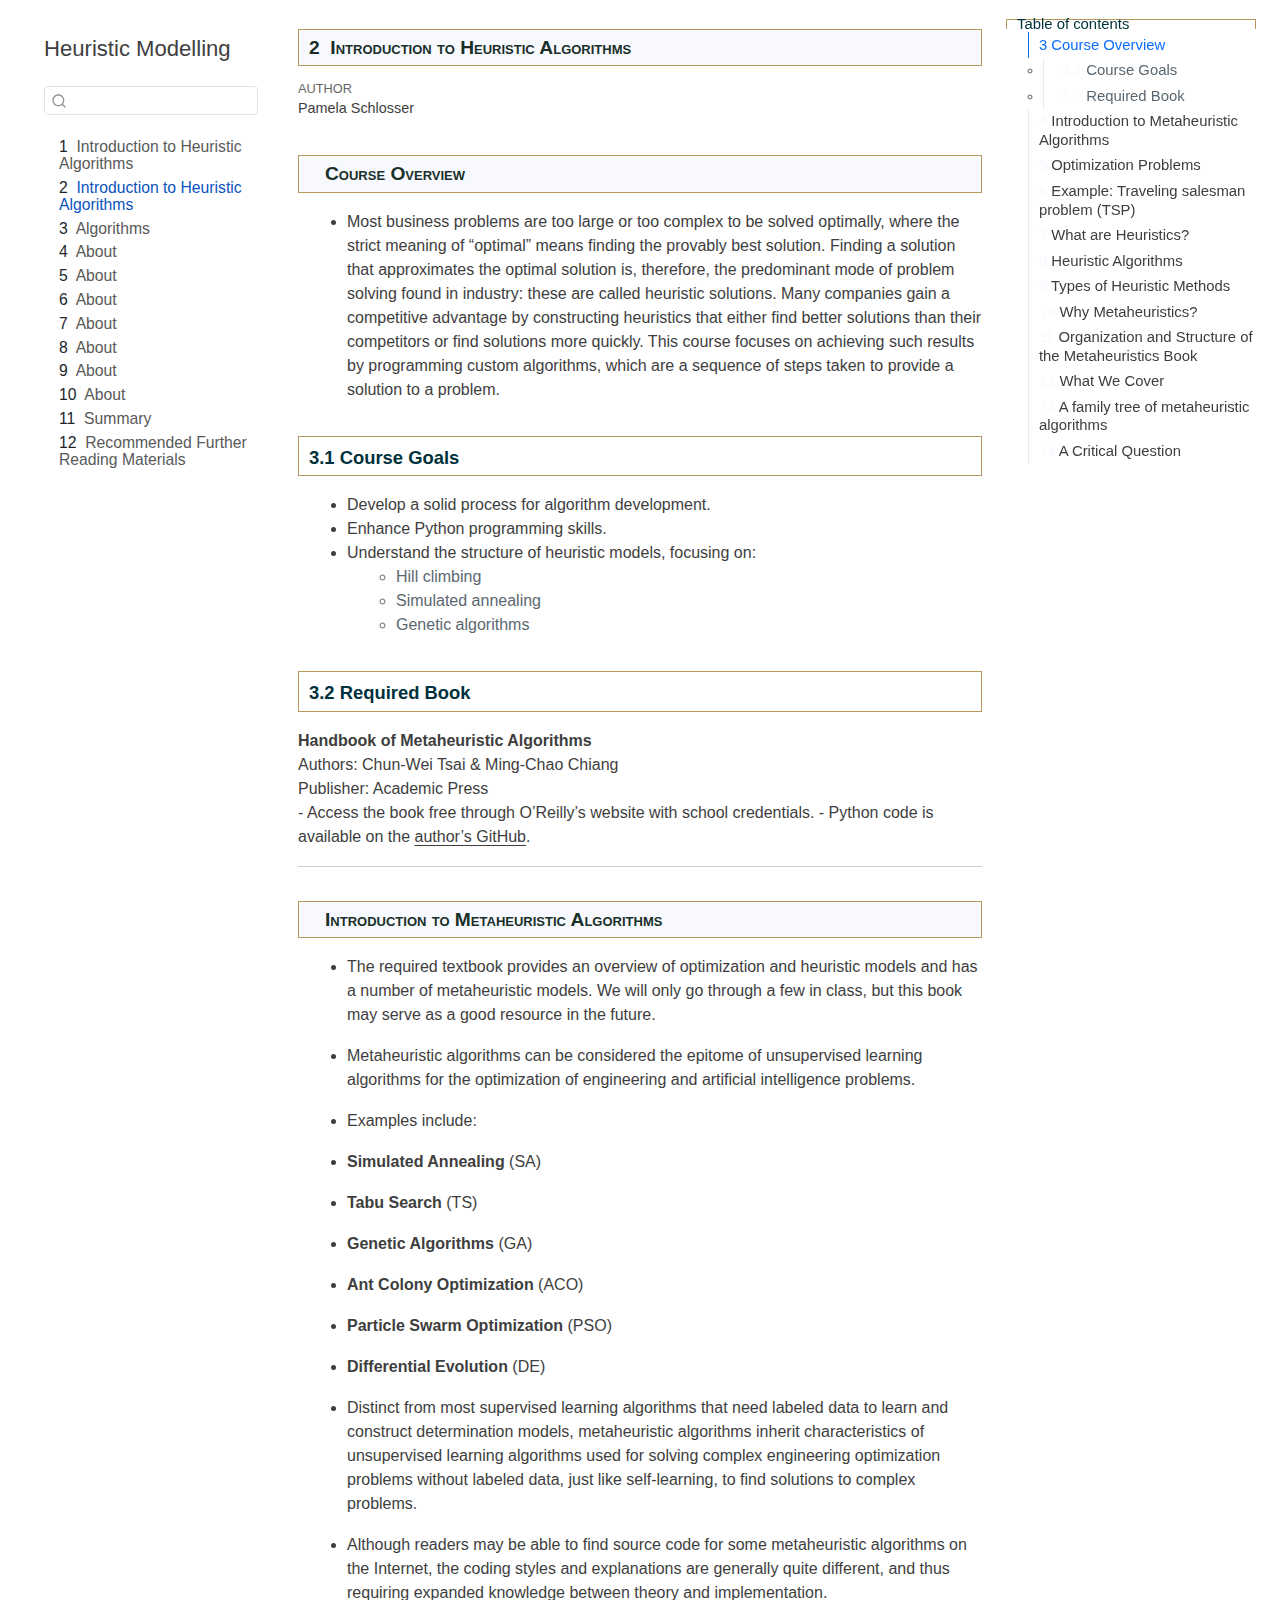
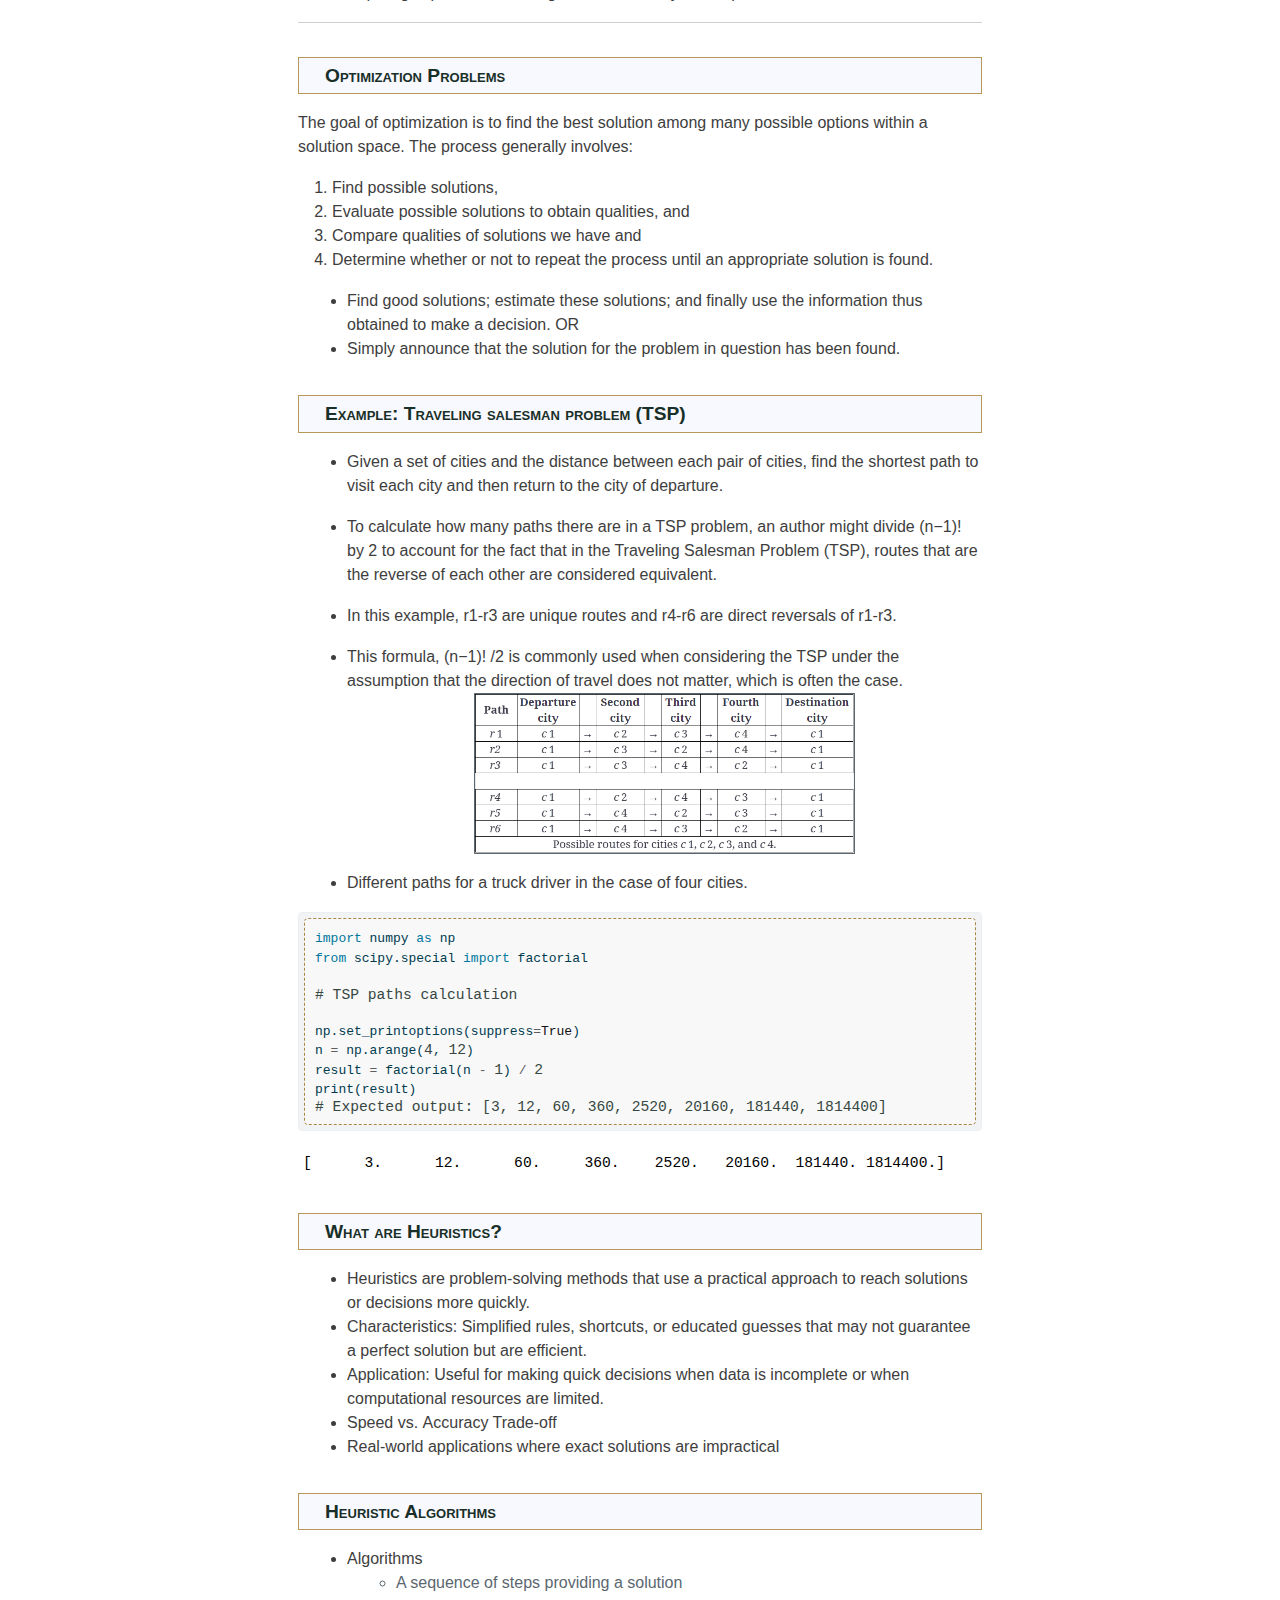
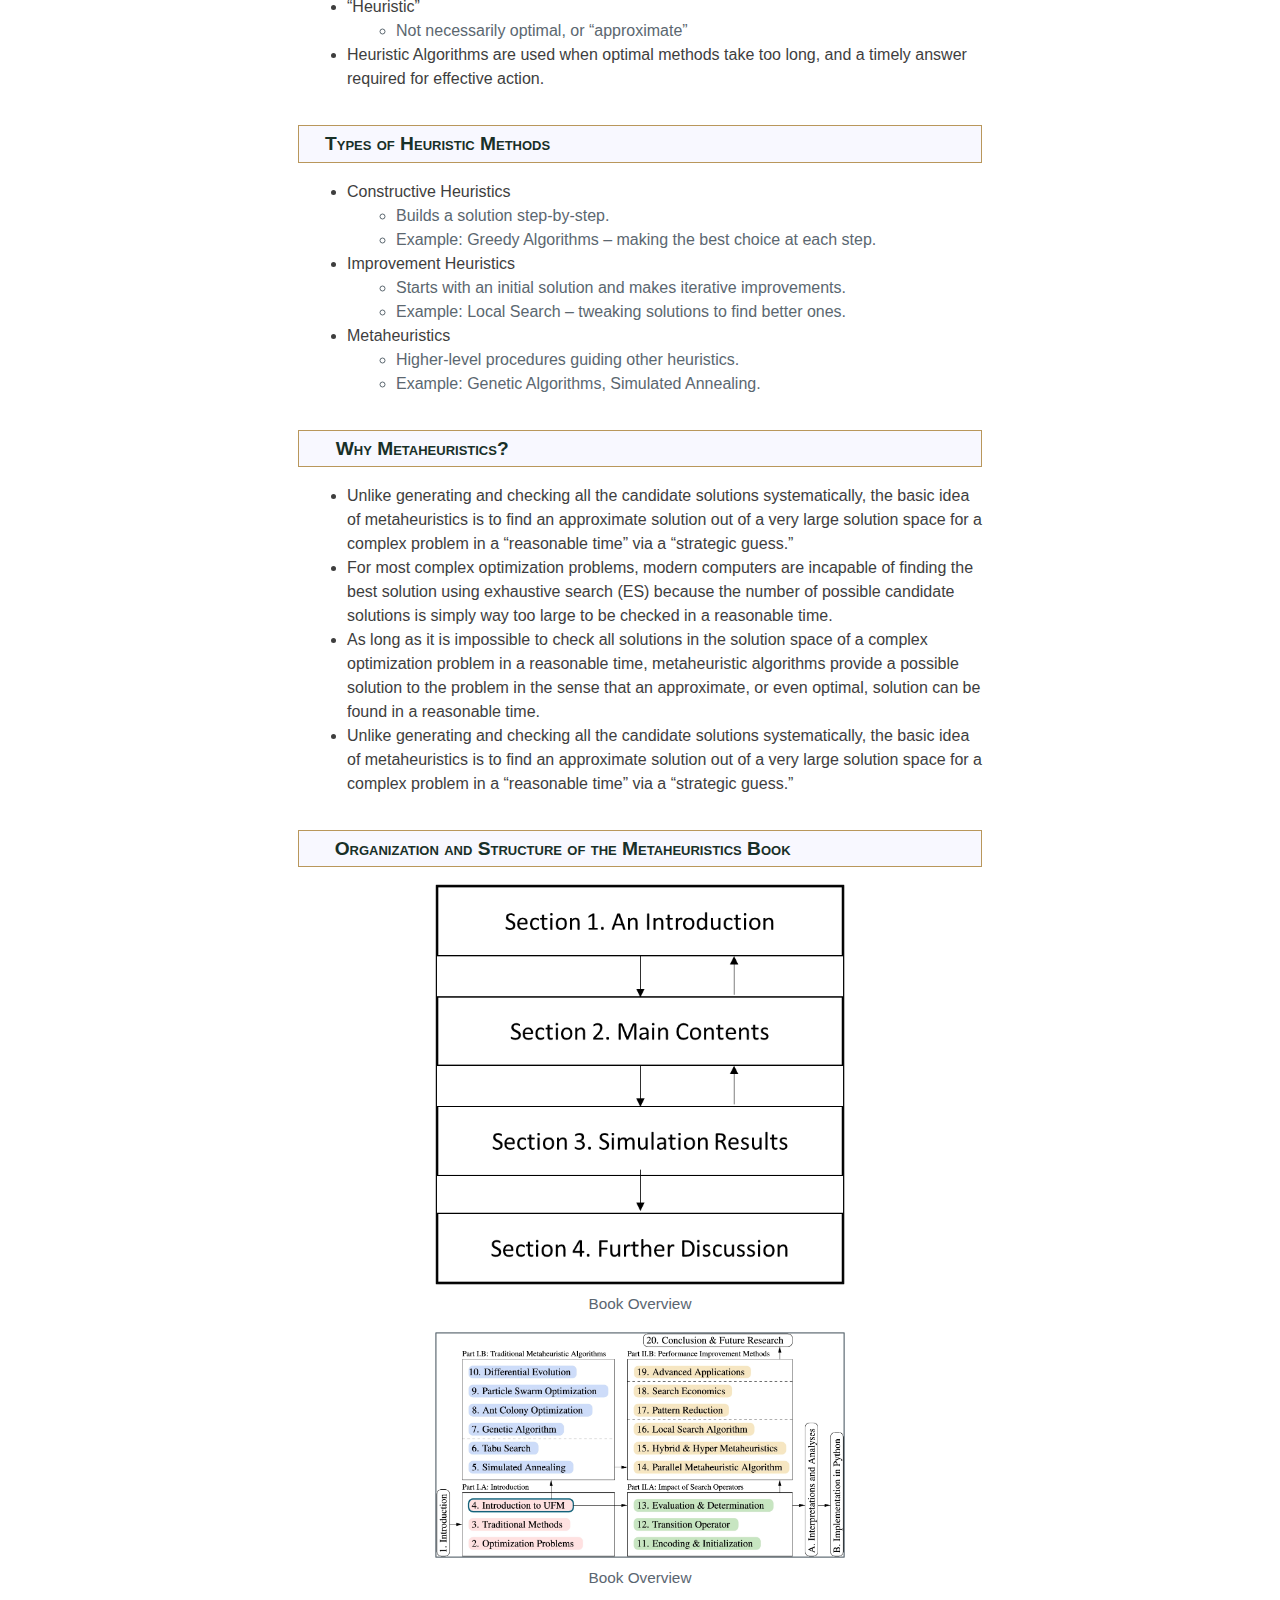
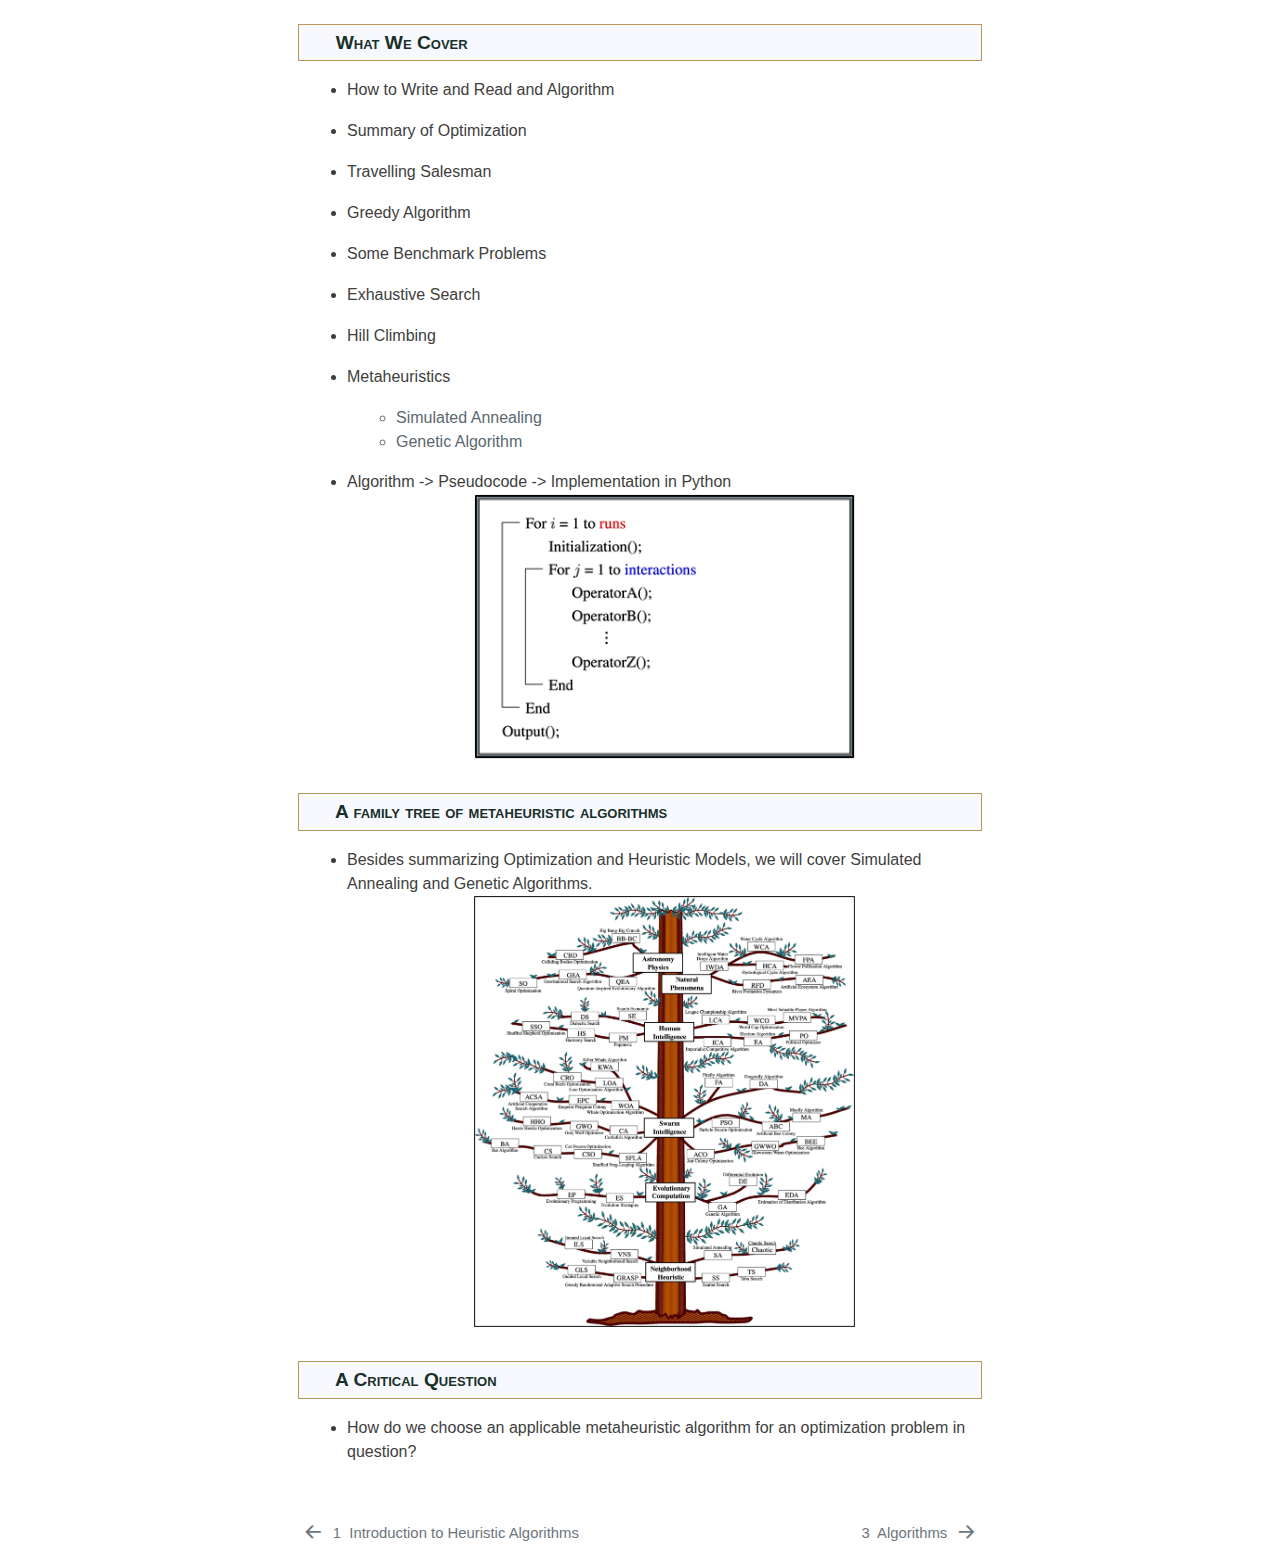
<file: docs/intro.html>
<!DOCTYPE html>
<html xmlns="http://www.w3.org/1999/xhtml" lang="en" xml:lang="en"><head>

<meta charset="utf-8">
<meta name="generator" content="quarto-1.6.32">

<meta name="viewport" content="width=device-width, initial-scale=1.0, user-scalable=yes">

<meta name="author" content="Pamela Schlosser">

<title>2&nbsp; Introduction to Heuristic Algorithms – Heuristic Modelling</title>
<style>
code{white-space: pre-wrap;}
span.smallcaps{font-variant: small-caps;}
div.columns{display: flex; gap: min(4vw, 1.5em);}
div.column{flex: auto; overflow-x: auto;}
div.hanging-indent{margin-left: 1.5em; text-indent: -1.5em;}
ul.task-list{list-style: none;}
ul.task-list li input[type="checkbox"] {
  width: 0.8em;
  margin: 0 0.8em 0.2em -1em; /* quarto-specific, see https://github.com/quarto-dev/quarto-cli/issues/4556 */ 
  vertical-align: middle;
}
/* CSS for syntax highlighting */
pre > code.sourceCode { white-space: pre; position: relative; }
pre > code.sourceCode > span { line-height: 1.25; }
pre > code.sourceCode > span:empty { height: 1.2em; }
.sourceCode { overflow: visible; }
code.sourceCode > span { color: inherit; text-decoration: inherit; }
div.sourceCode { margin: 1em 0; }
pre.sourceCode { margin: 0; }
@media screen {
div.sourceCode { overflow: auto; }
}
@media print {
pre > code.sourceCode { white-space: pre-wrap; }
pre > code.sourceCode > span { display: inline-block; text-indent: -5em; padding-left: 5em; }
}
pre.numberSource code
  { counter-reset: source-line 0; }
pre.numberSource code > span
  { position: relative; left: -4em; counter-increment: source-line; }
pre.numberSource code > span > a:first-child::before
  { content: counter(source-line);
    position: relative; left: -1em; text-align: right; vertical-align: baseline;
    border: none; display: inline-block;
    -webkit-touch-callout: none; -webkit-user-select: none;
    -khtml-user-select: none; -moz-user-select: none;
    -ms-user-select: none; user-select: none;
    padding: 0 4px; width: 4em;
  }
pre.numberSource { margin-left: 3em;  padding-left: 4px; }
div.sourceCode
  {   }
@media screen {
pre > code.sourceCode > span > a:first-child::before { text-decoration: underline; }
}
</style>


<script src="site_libs/quarto-nav/quarto-nav.js"></script>
<script src="site_libs/quarto-nav/headroom.min.js"></script>
<script src="site_libs/clipboard/clipboard.min.js"></script>
<script src="site_libs/quarto-search/autocomplete.umd.js"></script>
<script src="site_libs/quarto-search/fuse.min.js"></script>
<script src="site_libs/quarto-search/quarto-search.js"></script>
<meta name="quarto:offset" content="./">
<link href="./algo.html" rel="next">
<link href="./index.html" rel="prev">
<script src="site_libs/quarto-html/quarto.js"></script>
<script src="site_libs/quarto-html/popper.min.js"></script>
<script src="site_libs/quarto-html/tippy.umd.min.js"></script>
<script src="site_libs/quarto-html/anchor.min.js"></script>
<link href="site_libs/quarto-html/tippy.css" rel="stylesheet">
<link href="site_libs/quarto-html/quarto-syntax-highlighting-2486e1f0a3ee9ee1fc393803a1361cdb.css" rel="stylesheet" id="quarto-text-highlighting-styles">
<script src="site_libs/bootstrap/bootstrap.min.js"></script>
<link href="site_libs/bootstrap/bootstrap-icons.css" rel="stylesheet">
<link href="site_libs/bootstrap/bootstrap-64b801fe9b6685c0a799f7172ecad621.min.css" rel="stylesheet" append-hash="true" id="quarto-bootstrap" data-mode="light">
<script id="quarto-search-options" type="application/json">{
  "location": "sidebar",
  "copy-button": false,
  "collapse-after": 3,
  "panel-placement": "start",
  "type": "textbox",
  "limit": 50,
  "keyboard-shortcut": [
    "f",
    "/",
    "s"
  ],
  "show-item-context": false,
  "language": {
    "search-no-results-text": "No results",
    "search-matching-documents-text": "matching documents",
    "search-copy-link-title": "Copy link to search",
    "search-hide-matches-text": "Hide additional matches",
    "search-more-match-text": "more match in this document",
    "search-more-matches-text": "more matches in this document",
    "search-clear-button-title": "Clear",
    "search-text-placeholder": "",
    "search-detached-cancel-button-title": "Cancel",
    "search-submit-button-title": "Submit",
    "search-label": "Search"
  }
}</script>


<link rel="stylesheet" href="styles.css">
</head>

<body class="nav-sidebar floating">

<div id="quarto-search-results"></div>
  <header id="quarto-header" class="headroom fixed-top">
  <nav class="quarto-secondary-nav">
    <div class="container-fluid d-flex">
      <button type="button" class="quarto-btn-toggle btn" data-bs-toggle="collapse" role="button" data-bs-target=".quarto-sidebar-collapse-item" aria-controls="quarto-sidebar" aria-expanded="false" aria-label="Toggle sidebar navigation" onclick="if (window.quartoToggleHeadroom) { window.quartoToggleHeadroom(); }">
        <i class="bi bi-layout-text-sidebar-reverse"></i>
      </button>
        <nav class="quarto-page-breadcrumbs" aria-label="breadcrumb"><ol class="breadcrumb"><li class="breadcrumb-item"><a href="./intro.html"><span class="chapter-number">2</span>&nbsp; <span class="chapter-title">Introduction to Heuristic Algorithms</span></a></li></ol></nav>
        <a class="flex-grow-1" role="navigation" data-bs-toggle="collapse" data-bs-target=".quarto-sidebar-collapse-item" aria-controls="quarto-sidebar" aria-expanded="false" aria-label="Toggle sidebar navigation" onclick="if (window.quartoToggleHeadroom) { window.quartoToggleHeadroom(); }">      
        </a>
      <button type="button" class="btn quarto-search-button" aria-label="Search" onclick="window.quartoOpenSearch();">
        <i class="bi bi-search"></i>
      </button>
    </div>
  </nav>
</header>
<!-- content -->
<div id="quarto-content" class="quarto-container page-columns page-rows-contents page-layout-article">
<!-- sidebar -->
  <nav id="quarto-sidebar" class="sidebar collapse collapse-horizontal quarto-sidebar-collapse-item sidebar-navigation floating overflow-auto">
    <div class="pt-lg-2 mt-2 text-left sidebar-header">
    <div class="sidebar-title mb-0 py-0">
      <a href="./">Heuristic Modelling</a> 
    </div>
      </div>
        <div class="mt-2 flex-shrink-0 align-items-center">
        <div class="sidebar-search">
        <div id="quarto-search" class="" title="Search"></div>
        </div>
        </div>
    <div class="sidebar-menu-container"> 
    <ul class="list-unstyled mt-1">
        <li class="sidebar-item">
  <div class="sidebar-item-container"> 
  <a href="./index.html" class="sidebar-item-text sidebar-link">
 <span class="menu-text"><span class="chapter-number">1</span>&nbsp; <span class="chapter-title">Introduction to Heuristic Algorithms</span></span></a>
  </div>
</li>
        <li class="sidebar-item">
  <div class="sidebar-item-container"> 
  <a href="./intro.html" class="sidebar-item-text sidebar-link active">
 <span class="menu-text"><span class="chapter-number">2</span>&nbsp; <span class="chapter-title">Introduction to Heuristic Algorithms</span></span></a>
  </div>
</li>
        <li class="sidebar-item">
  <div class="sidebar-item-container"> 
  <a href="./algo.html" class="sidebar-item-text sidebar-link">
 <span class="menu-text"><span class="chapter-number">3</span>&nbsp; <span class="chapter-title">Algorithms</span></span></a>
  </div>
</li>
        <li class="sidebar-item">
  <div class="sidebar-item-container"> 
  <a href="./numpy.html" class="sidebar-item-text sidebar-link">
 <span class="menu-text"><span class="chapter-number">4</span>&nbsp; <span class="chapter-title">About</span></span></a>
  </div>
</li>
        <li class="sidebar-item">
  <div class="sidebar-item-container"> 
  <a href="./greedy.html" class="sidebar-item-text sidebar-link">
 <span class="menu-text"><span class="chapter-number">5</span>&nbsp; <span class="chapter-title">About</span></span></a>
  </div>
</li>
        <li class="sidebar-item">
  <div class="sidebar-item-container"> 
  <a href="./benchmark.html" class="sidebar-item-text sidebar-link">
 <span class="menu-text"><span class="chapter-number">6</span>&nbsp; <span class="chapter-title">About</span></span></a>
  </div>
</li>
        <li class="sidebar-item">
  <div class="sidebar-item-container"> 
  <a href="./es.html" class="sidebar-item-text sidebar-link">
 <span class="menu-text"><span class="chapter-number">7</span>&nbsp; <span class="chapter-title">About</span></span></a>
  </div>
</li>
        <li class="sidebar-item">
  <div class="sidebar-item-container"> 
  <a href="./hc.html" class="sidebar-item-text sidebar-link">
 <span class="menu-text"><span class="chapter-number">8</span>&nbsp; <span class="chapter-title">About</span></span></a>
  </div>
</li>
        <li class="sidebar-item">
  <div class="sidebar-item-container"> 
  <a href="./sa.html" class="sidebar-item-text sidebar-link">
 <span class="menu-text"><span class="chapter-number">9</span>&nbsp; <span class="chapter-title">About</span></span></a>
  </div>
</li>
        <li class="sidebar-item">
  <div class="sidebar-item-container"> 
  <a href="./ga.html" class="sidebar-item-text sidebar-link">
 <span class="menu-text"><span class="chapter-number">10</span>&nbsp; <span class="chapter-title">About</span></span></a>
  </div>
</li>
        <li class="sidebar-item">
  <div class="sidebar-item-container"> 
  <a href="./summary.html" class="sidebar-item-text sidebar-link">
 <span class="menu-text"><span class="chapter-number">11</span>&nbsp; <span class="chapter-title">Summary</span></span></a>
  </div>
</li>
        <li class="sidebar-item">
  <div class="sidebar-item-container"> 
  <a href="./references.html" class="sidebar-item-text sidebar-link">
 <span class="menu-text"><span class="chapter-number">12</span>&nbsp; <span class="chapter-title">Recommended Further Reading Materials</span></span></a>
  </div>
</li>
    </ul>
    </div>
</nav>
<div id="quarto-sidebar-glass" class="quarto-sidebar-collapse-item" data-bs-toggle="collapse" data-bs-target=".quarto-sidebar-collapse-item"></div>
<!-- margin-sidebar -->
    <div id="quarto-margin-sidebar" class="sidebar margin-sidebar">
        <nav id="TOC" role="doc-toc" class="toc-active">
    <h2 id="toc-title">Table of contents</h2>
   
  <ul>
  <li><a href="#course-overview" id="toc-course-overview" class="nav-link active" data-scroll-target="#course-overview"><span class="header-section-number">3</span> Course Overview</a>
  <ul class="collapse">
  <li><a href="#course-goals" id="toc-course-goals" class="nav-link" data-scroll-target="#course-goals"><span class="header-section-number">3.1</span> Course Goals</a></li>
  <li><a href="#required-book" id="toc-required-book" class="nav-link" data-scroll-target="#required-book"><span class="header-section-number">3.2</span> Required Book</a></li>
  </ul></li>
  <li><a href="#introduction-to-metaheuristic-algorithms" id="toc-introduction-to-metaheuristic-algorithms" class="nav-link" data-scroll-target="#introduction-to-metaheuristic-algorithms"><span class="header-section-number">4</span> Introduction to Metaheuristic Algorithms</a></li>
  <li><a href="#optimization-problems" id="toc-optimization-problems" class="nav-link" data-scroll-target="#optimization-problems"><span class="header-section-number">5</span> Optimization Problems</a></li>
  <li><a href="#example-traveling-salesman-problem-tsp" id="toc-example-traveling-salesman-problem-tsp" class="nav-link" data-scroll-target="#example-traveling-salesman-problem-tsp"><span class="header-section-number">6</span> Example: Traveling salesman problem (TSP)</a></li>
  <li><a href="#what-are-heuristics" id="toc-what-are-heuristics" class="nav-link" data-scroll-target="#what-are-heuristics"><span class="header-section-number">7</span> What are Heuristics?</a></li>
  <li><a href="#heuristic-algorithms" id="toc-heuristic-algorithms" class="nav-link" data-scroll-target="#heuristic-algorithms"><span class="header-section-number">8</span> Heuristic Algorithms</a></li>
  <li><a href="#types-of-heuristic-methods" id="toc-types-of-heuristic-methods" class="nav-link" data-scroll-target="#types-of-heuristic-methods"><span class="header-section-number">9</span> Types of Heuristic Methods</a></li>
  <li><a href="#why-metaheuristics" id="toc-why-metaheuristics" class="nav-link" data-scroll-target="#why-metaheuristics"><span class="header-section-number">10</span> Why Metaheuristics?</a></li>
  <li><a href="#organization-and-structure-of-the-metaheuristics-book" id="toc-organization-and-structure-of-the-metaheuristics-book" class="nav-link" data-scroll-target="#organization-and-structure-of-the-metaheuristics-book"><span class="header-section-number">11</span> Organization and Structure of the Metaheuristics Book</a></li>
  <li><a href="#what-we-cover" id="toc-what-we-cover" class="nav-link" data-scroll-target="#what-we-cover"><span class="header-section-number">12</span> What We Cover</a></li>
  <li><a href="#a-family-tree-of-metaheuristic-algorithms" id="toc-a-family-tree-of-metaheuristic-algorithms" class="nav-link" data-scroll-target="#a-family-tree-of-metaheuristic-algorithms"><span class="header-section-number">13</span> A family tree of metaheuristic algorithms</a></li>
  <li><a href="#a-critical-question" id="toc-a-critical-question" class="nav-link" data-scroll-target="#a-critical-question"><span class="header-section-number">14</span> A Critical Question</a></li>
  </ul>
</nav>
    </div>
<!-- main -->
<main class="content" id="quarto-document-content">

<header id="title-block-header" class="quarto-title-block default">
<div class="quarto-title">
<h1 class="title"><span class="chapter-number">2</span>&nbsp; <span class="chapter-title">Introduction to Heuristic Algorithms</span></h1>
</div>



<div class="quarto-title-meta">

    <div>
    <div class="quarto-title-meta-heading">Author</div>
    <div class="quarto-title-meta-contents">
             <p>Pamela Schlosser </p>
          </div>
  </div>
    
  
    
  </div>
  


</header>


<section id="course-overview" class="level1" data-number="3">
<h1 data-number="3"><span class="header-section-number">3</span> Course Overview</h1>
<ul>
<li>Most business problems are too large or too complex to be solved optimally, where the strict meaning of “optimal” means finding the provably best solution. Finding a solution that approximates the optimal solution is, therefore, the predominant mode of problem solving found in industry: these are called heuristic solutions. Many companies gain a competitive advantage by constructing heuristics that either find better solutions than their competitors or find solutions more quickly. This course focuses on achieving such results by programming custom algorithms, which are a sequence of steps taken to provide a solution to a problem.</li>
</ul>
<section id="course-goals" class="level2" data-number="3.1">
<h2 data-number="3.1" class="anchored" data-anchor-id="course-goals"><span class="header-section-number">3.1</span> Course Goals</h2>
<ul>
<li>Develop a solid process for algorithm development.</li>
<li>Enhance Python programming skills.</li>
<li>Understand the structure of heuristic models, focusing on:
<ul>
<li>Hill climbing</li>
<li>Simulated annealing</li>
<li>Genetic algorithms</li>
</ul></li>
</ul>
</section>
<section id="required-book" class="level2" data-number="3.2">
<h2 data-number="3.2" class="anchored" data-anchor-id="required-book"><span class="header-section-number">3.2</span> Required Book</h2>
<p><strong>Handbook of Metaheuristic Algorithms</strong><br>
Authors: Chun-Wei Tsai &amp; Ming-Chao Chiang<br>
Publisher: Academic Press<br>
- Access the book free through O’Reilly’s website with school credentials. - Python code is available on the <a href="https://github.com/cwtsaiai/metaheuristics_2023/tree/main/src/python">author’s GitHub</a>.</p>
<hr>
</section>
</section>
<section id="introduction-to-metaheuristic-algorithms" class="level1" data-number="4">
<h1 data-number="4"><span class="header-section-number">4</span> Introduction to Metaheuristic Algorithms</h1>
<ul>
<li><p>The required textbook provides an overview of optimization and heuristic models and has a number of metaheuristic models. We will only go through a few in class, but this book may serve as a good resource in the future.</p></li>
<li><p>Metaheuristic algorithms can be considered the epitome of unsupervised learning algorithms for the optimization of engineering and artificial intelligence problems.</p></li>
<li><p>Examples include:</p></li>
<li><p><strong>Simulated Annealing</strong> (SA)</p></li>
<li><p><strong>Tabu Search</strong> (TS)</p></li>
<li><p><strong>Genetic Algorithms</strong> (GA)</p></li>
<li><p><strong>Ant Colony Optimization</strong> (ACO)</p></li>
<li><p><strong>Particle Swarm Optimization</strong> (PSO)</p></li>
<li><p><strong>Differential Evolution</strong> (DE)</p></li>
<li><p>Distinct from most supervised learning algorithms that need labeled data to learn and construct determination models, metaheuristic algorithms inherit characteristics of unsupervised learning algorithms used for solving complex engineering optimization problems without labeled data, just like self-learning, to find solutions to complex problems.</p></li>
<li><p>Although readers may be able to find source code for some metaheuristic algorithms on the Internet, the coding styles and explanations are generally quite different, and thus requiring expanded knowledge between theory and implementation.</p></li>
</ul>
<hr>
</section>
<section id="optimization-problems" class="level1" data-number="5">
<h1 data-number="5"><span class="header-section-number">5</span> Optimization Problems</h1>
<p>The goal of optimization is to find the best solution among many possible options within a solution space. The process generally involves:</p>
<ol type="1">
<li>Find possible solutions,</li>
<li>Evaluate possible solutions to obtain qualities, and</li>
<li>Compare qualities of solutions we have and</li>
<li>Determine whether or not to repeat the process until an appropriate solution is found.</li>
</ol>
<ul>
<li>Find good solutions; estimate these solutions; and finally use the information thus obtained to make a decision. OR</li>
<li>Simply announce that the solution for the problem in question has been found.</li>
</ul>
</section>
<section id="example-traveling-salesman-problem-tsp" class="level1" data-number="6">
<h1 data-number="6"><span class="header-section-number">6</span> Example: Traveling salesman problem (TSP)</h1>
<ul>
<li><p>Given a set of cities and the distance between each pair of cities, find the shortest path to visit each city and then return to the city of departure.</p></li>
<li><p>To calculate how many paths there are in a TSP problem, an author might divide (n−1)! by 2 to account for the fact that in the Traveling Salesman Problem (TSP), routes that are the reverse of each other are considered equivalent.</p></li>
<li><p>In this example, r1-r3 are unique routes and r4-r6 are direct reversals of r1-r3.</p></li>
<li><p>This formula, (n−1)! /2 is commonly used when considering the TSP under the assumption that the direction of travel does not matter, which is often the case. <img src="Pictures/tsp1.png" title="TSP" class="img-fluid" alt="TSP Chart"></p></li>
<li><p>Different paths for a truck driver in the case of four cities.</p></li>
</ul>
<div id="447186aa" class="cell" data-execution_count="1">
<div class="sourceCode cell-code" id="cb1"><pre class="sourceCode python code-with-copy"><code class="sourceCode python"><span id="cb1-1"><a href="#cb1-1" aria-hidden="true" tabindex="-1"></a><span class="im">import</span> numpy <span class="im">as</span> np</span>
<span id="cb1-2"><a href="#cb1-2" aria-hidden="true" tabindex="-1"></a><span class="im">from</span> scipy.special <span class="im">import</span> factorial</span>
<span id="cb1-3"><a href="#cb1-3" aria-hidden="true" tabindex="-1"></a></span>
<span id="cb1-4"><a href="#cb1-4" aria-hidden="true" tabindex="-1"></a><span class="co"># TSP paths calculation</span></span>
<span id="cb1-5"><a href="#cb1-5" aria-hidden="true" tabindex="-1"></a>np.set_printoptions(suppress<span class="op">=</span><span class="va">True</span>)</span>
<span id="cb1-6"><a href="#cb1-6" aria-hidden="true" tabindex="-1"></a>n <span class="op">=</span> np.arange(<span class="dv">4</span>, <span class="dv">12</span>)</span>
<span id="cb1-7"><a href="#cb1-7" aria-hidden="true" tabindex="-1"></a>result <span class="op">=</span> factorial(n <span class="op">-</span> <span class="dv">1</span>) <span class="op">/</span> <span class="dv">2</span></span>
<span id="cb1-8"><a href="#cb1-8" aria-hidden="true" tabindex="-1"></a><span class="bu">print</span>(result)  <span class="co"># Expected output: [3, 12, 60, 360, 2520, 20160, 181440, 1814400]</span></span></code><button title="Copy to Clipboard" class="code-copy-button"><i class="bi"></i></button></pre></div>
<div class="cell-output cell-output-stdout">
<pre><code>[      3.      12.      60.     360.    2520.   20160.  181440. 1814400.]</code></pre>
</div>
</div>
</section>
<section id="what-are-heuristics" class="level1" data-number="7">
<h1 data-number="7"><span class="header-section-number">7</span> What are Heuristics?</h1>
<ul>
<li>Heuristics are problem-solving methods that use a practical approach to reach solutions or decisions more quickly.</li>
<li>Characteristics: Simplified rules, shortcuts, or educated guesses that may not guarantee a perfect solution but are efficient.</li>
<li>Application: Useful for making quick decisions when data is incomplete or when computational resources are limited.</li>
<li>Speed vs.&nbsp;Accuracy Trade-off</li>
<li>Real-world applications where exact solutions are impractical</li>
</ul>
</section>
<section id="heuristic-algorithms" class="level1" data-number="8">
<h1 data-number="8"><span class="header-section-number">8</span> Heuristic Algorithms</h1>
<ul>
<li>Algorithms
<ul>
<li>A sequence of steps providing a solution</li>
</ul></li>
<li>“Heuristic”
<ul>
<li>Not necessarily optimal, or “approximate”</li>
</ul></li>
<li>Heuristic Algorithms are used when optimal methods take too long, and a timely answer required for effective action.</li>
</ul>
</section>
<section id="types-of-heuristic-methods" class="level1" data-number="9">
<h1 data-number="9"><span class="header-section-number">9</span> Types of Heuristic Methods</h1>
<ul>
<li>Constructive Heuristics
<ul>
<li>Builds a solution step-by-step.</li>
<li>Example: Greedy Algorithms – making the best choice at each step.</li>
</ul></li>
<li>Improvement Heuristics
<ul>
<li>Starts with an initial solution and makes iterative improvements.</li>
<li>Example: Local Search – tweaking solutions to find better ones.</li>
</ul></li>
<li>Metaheuristics
<ul>
<li>Higher-level procedures guiding other heuristics.</li>
<li>Example: Genetic Algorithms, Simulated Annealing.</li>
</ul></li>
</ul>
</section>
<section id="why-metaheuristics" class="level1" data-number="10">
<h1 data-number="10"><span class="header-section-number">10</span> Why Metaheuristics?</h1>
<ul>
<li>Unlike generating and checking all the candidate solutions systematically, the basic idea of metaheuristics is to find an approximate solution out of a very large solution space for a complex problem in a “reasonable time” via a “strategic guess.”</li>
<li>For most complex optimization problems, modern computers are incapable of finding the best solution using exhaustive search (ES) because the number of possible candidate solutions is simply way too large to be checked in a reasonable time.</li>
<li>As long as it is impossible to check all solutions in the solution space of a complex optimization problem in a reasonable time, metaheuristic algorithms provide a possible solution to the problem in the sense that an approximate, or even optimal, solution can be found in a reasonable time.</li>
<li>Unlike generating and checking all the candidate solutions systematically, the basic idea of metaheuristics is to find an approximate solution out of a very large solution space for a complex problem in a “reasonable time” via a “strategic guess.”</li>
</ul>
</section>
<section id="organization-and-structure-of-the-metaheuristics-book" class="level1" data-number="11">
<h1 data-number="11"><span class="header-section-number">11</span> Organization and Structure of the Metaheuristics Book</h1>
<div class="quarto-figure quarto-figure-center">
<figure class="figure">
<p><img src="Pictures/Ch1Book.png" title="Overview" class="img-fluid figure-img"></p>
<figcaption>Book Overview</figcaption>
</figure>
</div>
<div class="quarto-figure quarto-figure-center">
<figure class="figure">
<p><img src="Pictures/Ch1Book2.png" title="Overview" class="img-fluid figure-img"></p>
<figcaption>Book Overview</figcaption>
</figure>
</div>
</section>
<section id="what-we-cover" class="level1" data-number="12">
<h1 data-number="12"><span class="header-section-number">12</span> What We Cover</h1>
<ul>
<li><p>How to Write and Read and Algorithm</p></li>
<li><p>Summary of Optimization</p></li>
<li><p>Travelling Salesman</p></li>
<li><p>Greedy Algorithm</p></li>
<li><p>Some Benchmark Problems</p></li>
<li><p>Exhaustive Search</p></li>
<li><p>Hill Climbing</p></li>
<li><p>Metaheuristics</p>
<ul>
<li>Simulated Annealing</li>
<li>Genetic Algorithm</li>
</ul></li>
<li><p>Algorithm -&gt; Pseudocode -&gt; Implementation in Python <img src="Pictures/Ch1Pseudo.png" title="Pseudocode" class="img-fluid" alt="Pseudocode"></p></li>
</ul>
</section>
<section id="a-family-tree-of-metaheuristic-algorithms" class="level1" data-number="13">
<h1 data-number="13"><span class="header-section-number">13</span> A family tree of metaheuristic algorithms</h1>
<ul>
<li>Besides summarizing Optimization and Heuristic Models, we will cover Simulated Annealing and Genetic Algorithms. <img src="Pictures/Tree.png" title="Tree" class="img-fluid" alt="Tree"></li>
</ul>
</section>
<section id="a-critical-question" class="level1" data-number="14">
<h1 data-number="14"><span class="header-section-number">14</span> A Critical Question</h1>
<ul>
<li>How do we choose an applicable metaheuristic algorithm for an optimization problem in question?</li>
</ul>


</section>

</main> <!-- /main -->
<script id="quarto-html-after-body" type="application/javascript">
window.document.addEventListener("DOMContentLoaded", function (event) {
  const toggleBodyColorMode = (bsSheetEl) => {
    const mode = bsSheetEl.getAttribute("data-mode");
    const bodyEl = window.document.querySelector("body");
    if (mode === "dark") {
      bodyEl.classList.add("quarto-dark");
      bodyEl.classList.remove("quarto-light");
    } else {
      bodyEl.classList.add("quarto-light");
      bodyEl.classList.remove("quarto-dark");
    }
  }
  const toggleBodyColorPrimary = () => {
    const bsSheetEl = window.document.querySelector("link#quarto-bootstrap");
    if (bsSheetEl) {
      toggleBodyColorMode(bsSheetEl);
    }
  }
  toggleBodyColorPrimary();  
  const icon = "";
  const anchorJS = new window.AnchorJS();
  anchorJS.options = {
    placement: 'right',
    icon: icon
  };
  anchorJS.add('.anchored');
  const isCodeAnnotation = (el) => {
    for (const clz of el.classList) {
      if (clz.startsWith('code-annotation-')) {                     
        return true;
      }
    }
    return false;
  }
  const onCopySuccess = function(e) {
    // button target
    const button = e.trigger;
    // don't keep focus
    button.blur();
    // flash "checked"
    button.classList.add('code-copy-button-checked');
    var currentTitle = button.getAttribute("title");
    button.setAttribute("title", "Copied!");
    let tooltip;
    if (window.bootstrap) {
      button.setAttribute("data-bs-toggle", "tooltip");
      button.setAttribute("data-bs-placement", "left");
      button.setAttribute("data-bs-title", "Copied!");
      tooltip = new bootstrap.Tooltip(button, 
        { trigger: "manual", 
          customClass: "code-copy-button-tooltip",
          offset: [0, -8]});
      tooltip.show();    
    }
    setTimeout(function() {
      if (tooltip) {
        tooltip.hide();
        button.removeAttribute("data-bs-title");
        button.removeAttribute("data-bs-toggle");
        button.removeAttribute("data-bs-placement");
      }
      button.setAttribute("title", currentTitle);
      button.classList.remove('code-copy-button-checked');
    }, 1000);
    // clear code selection
    e.clearSelection();
  }
  const getTextToCopy = function(trigger) {
      const codeEl = trigger.previousElementSibling.cloneNode(true);
      for (const childEl of codeEl.children) {
        if (isCodeAnnotation(childEl)) {
          childEl.remove();
        }
      }
      return codeEl.innerText;
  }
  const clipboard = new window.ClipboardJS('.code-copy-button:not([data-in-quarto-modal])', {
    text: getTextToCopy
  });
  clipboard.on('success', onCopySuccess);
  if (window.document.getElementById('quarto-embedded-source-code-modal')) {
    // For code content inside modals, clipBoardJS needs to be initialized with a container option
    // TODO: Check when it could be a function (https://github.com/zenorocha/clipboard.js/issues/860)
    const clipboardModal = new window.ClipboardJS('.code-copy-button[data-in-quarto-modal]', {
      text: getTextToCopy,
      container: window.document.getElementById('quarto-embedded-source-code-modal')
    });
    clipboardModal.on('success', onCopySuccess);
  }
    var localhostRegex = new RegExp(/^(?:http|https):\/\/localhost\:?[0-9]*\//);
    var mailtoRegex = new RegExp(/^mailto:/);
      var filterRegex = new RegExp('/' + window.location.host + '/');
    var isInternal = (href) => {
        return filterRegex.test(href) || localhostRegex.test(href) || mailtoRegex.test(href);
    }
    // Inspect non-navigation links and adorn them if external
 	var links = window.document.querySelectorAll('a[href]:not(.nav-link):not(.navbar-brand):not(.toc-action):not(.sidebar-link):not(.sidebar-item-toggle):not(.pagination-link):not(.no-external):not([aria-hidden]):not(.dropdown-item):not(.quarto-navigation-tool):not(.about-link)');
    for (var i=0; i<links.length; i++) {
      const link = links[i];
      if (!isInternal(link.href)) {
        // undo the damage that might have been done by quarto-nav.js in the case of
        // links that we want to consider external
        if (link.dataset.originalHref !== undefined) {
          link.href = link.dataset.originalHref;
        }
      }
    }
  function tippyHover(el, contentFn, onTriggerFn, onUntriggerFn) {
    const config = {
      allowHTML: true,
      maxWidth: 500,
      delay: 100,
      arrow: false,
      appendTo: function(el) {
          return el.parentElement;
      },
      interactive: true,
      interactiveBorder: 10,
      theme: 'quarto',
      placement: 'bottom-start',
    };
    if (contentFn) {
      config.content = contentFn;
    }
    if (onTriggerFn) {
      config.onTrigger = onTriggerFn;
    }
    if (onUntriggerFn) {
      config.onUntrigger = onUntriggerFn;
    }
    window.tippy(el, config); 
  }
  const noterefs = window.document.querySelectorAll('a[role="doc-noteref"]');
  for (var i=0; i<noterefs.length; i++) {
    const ref = noterefs[i];
    tippyHover(ref, function() {
      // use id or data attribute instead here
      let href = ref.getAttribute('data-footnote-href') || ref.getAttribute('href');
      try { href = new URL(href).hash; } catch {}
      const id = href.replace(/^#\/?/, "");
      const note = window.document.getElementById(id);
      if (note) {
        return note.innerHTML;
      } else {
        return "";
      }
    });
  }
  const xrefs = window.document.querySelectorAll('a.quarto-xref');
  const processXRef = (id, note) => {
    // Strip column container classes
    const stripColumnClz = (el) => {
      el.classList.remove("page-full", "page-columns");
      if (el.children) {
        for (const child of el.children) {
          stripColumnClz(child);
        }
      }
    }
    stripColumnClz(note)
    if (id === null || id.startsWith('sec-')) {
      // Special case sections, only their first couple elements
      const container = document.createElement("div");
      if (note.children && note.children.length > 2) {
        container.appendChild(note.children[0].cloneNode(true));
        for (let i = 1; i < note.children.length; i++) {
          const child = note.children[i];
          if (child.tagName === "P" && child.innerText === "") {
            continue;
          } else {
            container.appendChild(child.cloneNode(true));
            break;
          }
        }
        if (window.Quarto?.typesetMath) {
          window.Quarto.typesetMath(container);
        }
        return container.innerHTML
      } else {
        if (window.Quarto?.typesetMath) {
          window.Quarto.typesetMath(note);
        }
        return note.innerHTML;
      }
    } else {
      // Remove any anchor links if they are present
      const anchorLink = note.querySelector('a.anchorjs-link');
      if (anchorLink) {
        anchorLink.remove();
      }
      if (window.Quarto?.typesetMath) {
        window.Quarto.typesetMath(note);
      }
      // TODO in 1.5, we should make sure this works without a callout special case
      if (note.classList.contains("callout")) {
        return note.outerHTML;
      } else {
        return note.innerHTML;
      }
    }
  }
  for (var i=0; i<xrefs.length; i++) {
    const xref = xrefs[i];
    tippyHover(xref, undefined, function(instance) {
      instance.disable();
      let url = xref.getAttribute('href');
      let hash = undefined; 
      if (url.startsWith('#')) {
        hash = url;
      } else {
        try { hash = new URL(url).hash; } catch {}
      }
      if (hash) {
        const id = hash.replace(/^#\/?/, "");
        const note = window.document.getElementById(id);
        if (note !== null) {
          try {
            const html = processXRef(id, note.cloneNode(true));
            instance.setContent(html);
          } finally {
            instance.enable();
            instance.show();
          }
        } else {
          // See if we can fetch this
          fetch(url.split('#')[0])
          .then(res => res.text())
          .then(html => {
            const parser = new DOMParser();
            const htmlDoc = parser.parseFromString(html, "text/html");
            const note = htmlDoc.getElementById(id);
            if (note !== null) {
              const html = processXRef(id, note);
              instance.setContent(html);
            } 
          }).finally(() => {
            instance.enable();
            instance.show();
          });
        }
      } else {
        // See if we can fetch a full url (with no hash to target)
        // This is a special case and we should probably do some content thinning / targeting
        fetch(url)
        .then(res => res.text())
        .then(html => {
          const parser = new DOMParser();
          const htmlDoc = parser.parseFromString(html, "text/html");
          const note = htmlDoc.querySelector('main.content');
          if (note !== null) {
            // This should only happen for chapter cross references
            // (since there is no id in the URL)
            // remove the first header
            if (note.children.length > 0 && note.children[0].tagName === "HEADER") {
              note.children[0].remove();
            }
            const html = processXRef(null, note);
            instance.setContent(html);
          } 
        }).finally(() => {
          instance.enable();
          instance.show();
        });
      }
    }, function(instance) {
    });
  }
      let selectedAnnoteEl;
      const selectorForAnnotation = ( cell, annotation) => {
        let cellAttr = 'data-code-cell="' + cell + '"';
        let lineAttr = 'data-code-annotation="' +  annotation + '"';
        const selector = 'span[' + cellAttr + '][' + lineAttr + ']';
        return selector;
      }
      const selectCodeLines = (annoteEl) => {
        const doc = window.document;
        const targetCell = annoteEl.getAttribute("data-target-cell");
        const targetAnnotation = annoteEl.getAttribute("data-target-annotation");
        const annoteSpan = window.document.querySelector(selectorForAnnotation(targetCell, targetAnnotation));
        const lines = annoteSpan.getAttribute("data-code-lines").split(",");
        const lineIds = lines.map((line) => {
          return targetCell + "-" + line;
        })
        let top = null;
        let height = null;
        let parent = null;
        if (lineIds.length > 0) {
            //compute the position of the single el (top and bottom and make a div)
            const el = window.document.getElementById(lineIds[0]);
            top = el.offsetTop;
            height = el.offsetHeight;
            parent = el.parentElement.parentElement;
          if (lineIds.length > 1) {
            const lastEl = window.document.getElementById(lineIds[lineIds.length - 1]);
            const bottom = lastEl.offsetTop + lastEl.offsetHeight;
            height = bottom - top;
          }
          if (top !== null && height !== null && parent !== null) {
            // cook up a div (if necessary) and position it 
            let div = window.document.getElementById("code-annotation-line-highlight");
            if (div === null) {
              div = window.document.createElement("div");
              div.setAttribute("id", "code-annotation-line-highlight");
              div.style.position = 'absolute';
              parent.appendChild(div);
            }
            div.style.top = top - 2 + "px";
            div.style.height = height + 4 + "px";
            div.style.left = 0;
            let gutterDiv = window.document.getElementById("code-annotation-line-highlight-gutter");
            if (gutterDiv === null) {
              gutterDiv = window.document.createElement("div");
              gutterDiv.setAttribute("id", "code-annotation-line-highlight-gutter");
              gutterDiv.style.position = 'absolute';
              const codeCell = window.document.getElementById(targetCell);
              const gutter = codeCell.querySelector('.code-annotation-gutter');
              gutter.appendChild(gutterDiv);
            }
            gutterDiv.style.top = top - 2 + "px";
            gutterDiv.style.height = height + 4 + "px";
          }
          selectedAnnoteEl = annoteEl;
        }
      };
      const unselectCodeLines = () => {
        const elementsIds = ["code-annotation-line-highlight", "code-annotation-line-highlight-gutter"];
        elementsIds.forEach((elId) => {
          const div = window.document.getElementById(elId);
          if (div) {
            div.remove();
          }
        });
        selectedAnnoteEl = undefined;
      };
        // Handle positioning of the toggle
    window.addEventListener(
      "resize",
      throttle(() => {
        elRect = undefined;
        if (selectedAnnoteEl) {
          selectCodeLines(selectedAnnoteEl);
        }
      }, 10)
    );
    function throttle(fn, ms) {
    let throttle = false;
    let timer;
      return (...args) => {
        if(!throttle) { // first call gets through
            fn.apply(this, args);
            throttle = true;
        } else { // all the others get throttled
            if(timer) clearTimeout(timer); // cancel #2
            timer = setTimeout(() => {
              fn.apply(this, args);
              timer = throttle = false;
            }, ms);
        }
      };
    }
      // Attach click handler to the DT
      const annoteDls = window.document.querySelectorAll('dt[data-target-cell]');
      for (const annoteDlNode of annoteDls) {
        annoteDlNode.addEventListener('click', (event) => {
          const clickedEl = event.target;
          if (clickedEl !== selectedAnnoteEl) {
            unselectCodeLines();
            const activeEl = window.document.querySelector('dt[data-target-cell].code-annotation-active');
            if (activeEl) {
              activeEl.classList.remove('code-annotation-active');
            }
            selectCodeLines(clickedEl);
            clickedEl.classList.add('code-annotation-active');
          } else {
            // Unselect the line
            unselectCodeLines();
            clickedEl.classList.remove('code-annotation-active');
          }
        });
      }
  const findCites = (el) => {
    const parentEl = el.parentElement;
    if (parentEl) {
      const cites = parentEl.dataset.cites;
      if (cites) {
        return {
          el,
          cites: cites.split(' ')
        };
      } else {
        return findCites(el.parentElement)
      }
    } else {
      return undefined;
    }
  };
  var bibliorefs = window.document.querySelectorAll('a[role="doc-biblioref"]');
  for (var i=0; i<bibliorefs.length; i++) {
    const ref = bibliorefs[i];
    const citeInfo = findCites(ref);
    if (citeInfo) {
      tippyHover(citeInfo.el, function() {
        var popup = window.document.createElement('div');
        citeInfo.cites.forEach(function(cite) {
          var citeDiv = window.document.createElement('div');
          citeDiv.classList.add('hanging-indent');
          citeDiv.classList.add('csl-entry');
          var biblioDiv = window.document.getElementById('ref-' + cite);
          if (biblioDiv) {
            citeDiv.innerHTML = biblioDiv.innerHTML;
          }
          popup.appendChild(citeDiv);
        });
        return popup.innerHTML;
      });
    }
  }
});
</script>
<nav class="page-navigation">
  <div class="nav-page nav-page-previous">
      <a href="./index.html" class="pagination-link" aria-label="Introduction to Heuristic Algorithms">
        <i class="bi bi-arrow-left-short"></i> <span class="nav-page-text"><span class="chapter-number">1</span>&nbsp; <span class="chapter-title">Introduction to Heuristic Algorithms</span></span>
      </a>          
  </div>
  <div class="nav-page nav-page-next">
      <a href="./algo.html" class="pagination-link" aria-label="Algorithms">
        <span class="nav-page-text"><span class="chapter-number">3</span>&nbsp; <span class="chapter-title">Algorithms</span></span> <i class="bi bi-arrow-right-short"></i>
      </a>
  </div>
</nav>
</div> <!-- /content -->




</body></html>
</file>
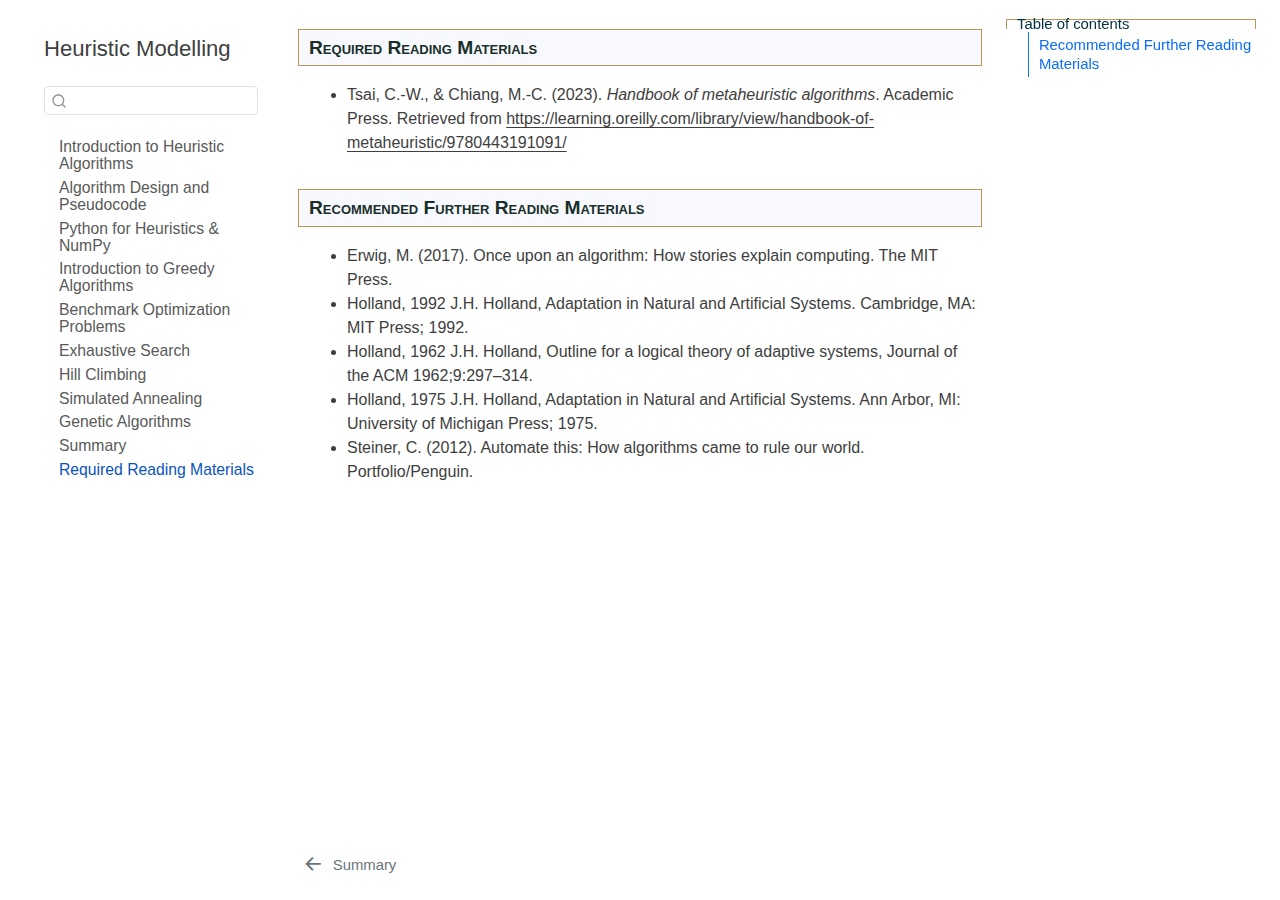
<file: docs/references.html>
<!DOCTYPE html>
<html xmlns="http://www.w3.org/1999/xhtml" lang="en" xml:lang="en"><head>

<meta charset="utf-8">
<meta name="generator" content="quarto-1.6.32">

<meta name="viewport" content="width=device-width, initial-scale=1.0, user-scalable=yes">


<title>Required Reading Materials – Heuristic Modelling</title>
<style>
code{white-space: pre-wrap;}
span.smallcaps{font-variant: small-caps;}
div.columns{display: flex; gap: min(4vw, 1.5em);}
div.column{flex: auto; overflow-x: auto;}
div.hanging-indent{margin-left: 1.5em; text-indent: -1.5em;}
ul.task-list{list-style: none;}
ul.task-list li input[type="checkbox"] {
  width: 0.8em;
  margin: 0 0.8em 0.2em -1em; /* quarto-specific, see https://github.com/quarto-dev/quarto-cli/issues/4556 */ 
  vertical-align: middle;
}
</style>


<script src="site_libs/quarto-nav/quarto-nav.js"></script>
<script src="site_libs/quarto-nav/headroom.min.js"></script>
<script src="site_libs/clipboard/clipboard.min.js"></script>
<script src="site_libs/quarto-search/autocomplete.umd.js"></script>
<script src="site_libs/quarto-search/fuse.min.js"></script>
<script src="site_libs/quarto-search/quarto-search.js"></script>
<meta name="quarto:offset" content="./">
<link href="./summary.html" rel="prev">
<script src="site_libs/quarto-html/quarto.js"></script>
<script src="site_libs/quarto-html/popper.min.js"></script>
<script src="site_libs/quarto-html/tippy.umd.min.js"></script>
<script src="site_libs/quarto-html/anchor.min.js"></script>
<link href="site_libs/quarto-html/tippy.css" rel="stylesheet">
<link href="site_libs/quarto-html/quarto-syntax-highlighting-2486e1f0a3ee9ee1fc393803a1361cdb.css" rel="stylesheet" id="quarto-text-highlighting-styles">
<script src="site_libs/bootstrap/bootstrap.min.js"></script>
<link href="site_libs/bootstrap/bootstrap-icons.css" rel="stylesheet">
<link href="site_libs/bootstrap/bootstrap-64b801fe9b6685c0a799f7172ecad621.min.css" rel="stylesheet" append-hash="true" id="quarto-bootstrap" data-mode="light">
<script id="quarto-search-options" type="application/json">{
  "location": "sidebar",
  "copy-button": false,
  "collapse-after": 3,
  "panel-placement": "start",
  "type": "textbox",
  "limit": 50,
  "keyboard-shortcut": [
    "f",
    "/",
    "s"
  ],
  "show-item-context": false,
  "language": {
    "search-no-results-text": "No results",
    "search-matching-documents-text": "matching documents",
    "search-copy-link-title": "Copy link to search",
    "search-hide-matches-text": "Hide additional matches",
    "search-more-match-text": "more match in this document",
    "search-more-matches-text": "more matches in this document",
    "search-clear-button-title": "Clear",
    "search-text-placeholder": "",
    "search-detached-cancel-button-title": "Cancel",
    "search-submit-button-title": "Submit",
    "search-label": "Search"
  }
}</script>


<link rel="stylesheet" href="styles.css">
</head>

<body class="nav-sidebar floating">

<div id="quarto-search-results"></div>
  <header id="quarto-header" class="headroom fixed-top">
  <nav class="quarto-secondary-nav">
    <div class="container-fluid d-flex">
      <button type="button" class="quarto-btn-toggle btn" data-bs-toggle="collapse" role="button" data-bs-target=".quarto-sidebar-collapse-item" aria-controls="quarto-sidebar" aria-expanded="false" aria-label="Toggle sidebar navigation" onclick="if (window.quartoToggleHeadroom) { window.quartoToggleHeadroom(); }">
        <i class="bi bi-layout-text-sidebar-reverse"></i>
      </button>
        <nav class="quarto-page-breadcrumbs" aria-label="breadcrumb"><ol class="breadcrumb"><li class="breadcrumb-item"><a href="./references.html"><span class="chapter-title">Required Reading Materials</span></a></li></ol></nav>
        <a class="flex-grow-1" role="navigation" data-bs-toggle="collapse" data-bs-target=".quarto-sidebar-collapse-item" aria-controls="quarto-sidebar" aria-expanded="false" aria-label="Toggle sidebar navigation" onclick="if (window.quartoToggleHeadroom) { window.quartoToggleHeadroom(); }">      
        </a>
      <button type="button" class="btn quarto-search-button" aria-label="Search" onclick="window.quartoOpenSearch();">
        <i class="bi bi-search"></i>
      </button>
    </div>
  </nav>
</header>
<!-- content -->
<div id="quarto-content" class="quarto-container page-columns page-rows-contents page-layout-article">
<!-- sidebar -->
  <nav id="quarto-sidebar" class="sidebar collapse collapse-horizontal quarto-sidebar-collapse-item sidebar-navigation floating overflow-auto">
    <div class="pt-lg-2 mt-2 text-left sidebar-header">
    <div class="sidebar-title mb-0 py-0">
      <a href="./">Heuristic Modelling</a> 
    </div>
      </div>
        <div class="mt-2 flex-shrink-0 align-items-center">
        <div class="sidebar-search">
        <div id="quarto-search" class="" title="Search"></div>
        </div>
        </div>
    <div class="sidebar-menu-container"> 
    <ul class="list-unstyled mt-1">
        <li class="sidebar-item">
  <div class="sidebar-item-container"> 
  <a href="./index.html" class="sidebar-item-text sidebar-link"><span class="chapter-title">Introduction to Heuristic Algorithms</span></a>
  </div>
</li>
        <li class="sidebar-item">
  <div class="sidebar-item-container"> 
  <a href="./algo.html" class="sidebar-item-text sidebar-link"><span class="chapter-title">Algorithm Design and Pseudocode</span></a>
  </div>
</li>
        <li class="sidebar-item">
  <div class="sidebar-item-container"> 
  <a href="./numpy.html" class="sidebar-item-text sidebar-link"><span class="chapter-title">Python for Heuristics &amp; NumPy</span></a>
  </div>
</li>
        <li class="sidebar-item">
  <div class="sidebar-item-container"> 
  <a href="./greedy.html" class="sidebar-item-text sidebar-link"><span class="chapter-title">Introduction to Greedy Algorithms</span></a>
  </div>
</li>
        <li class="sidebar-item">
  <div class="sidebar-item-container"> 
  <a href="./benchmark.html" class="sidebar-item-text sidebar-link"><span class="chapter-title">Benchmark Optimization Problems</span></a>
  </div>
</li>
        <li class="sidebar-item">
  <div class="sidebar-item-container"> 
  <a href="./es.html" class="sidebar-item-text sidebar-link"><span class="chapter-title">Exhaustive Search</span></a>
  </div>
</li>
        <li class="sidebar-item">
  <div class="sidebar-item-container"> 
  <a href="./hc.html" class="sidebar-item-text sidebar-link"><span class="chapter-title">Hill Climbing</span></a>
  </div>
</li>
        <li class="sidebar-item">
  <div class="sidebar-item-container"> 
  <a href="./sa.html" class="sidebar-item-text sidebar-link"><span class="chapter-title">Simulated Annealing</span></a>
  </div>
</li>
        <li class="sidebar-item">
  <div class="sidebar-item-container"> 
  <a href="./ga.html" class="sidebar-item-text sidebar-link"><span class="chapter-title">Genetic Algorithms</span></a>
  </div>
</li>
        <li class="sidebar-item">
  <div class="sidebar-item-container"> 
  <a href="./summary.html" class="sidebar-item-text sidebar-link"><span class="chapter-title">Summary</span></a>
  </div>
</li>
        <li class="sidebar-item">
  <div class="sidebar-item-container"> 
  <a href="./references.html" class="sidebar-item-text sidebar-link active"><span class="chapter-title">Required Reading Materials</span></a>
  </div>
</li>
    </ul>
    </div>
</nav>
<div id="quarto-sidebar-glass" class="quarto-sidebar-collapse-item" data-bs-toggle="collapse" data-bs-target=".quarto-sidebar-collapse-item"></div>
<!-- margin-sidebar -->
    <div id="quarto-margin-sidebar" class="sidebar margin-sidebar">
        <nav id="TOC" role="doc-toc" class="toc-active">
    <h2 id="toc-title">Table of contents</h2>
   
  <ul>
  <li><a href="#recommended-further-reading-materials" id="toc-recommended-further-reading-materials" class="nav-link active" data-scroll-target="#recommended-further-reading-materials">Recommended Further Reading Materials</a></li>
  </ul>
</nav>
    </div>
<!-- main -->
<main class="content" id="quarto-document-content">

<header id="title-block-header" class="quarto-title-block default">
<div class="quarto-title">
<h1 class="title"><span class="chapter-title">Required Reading Materials</span></h1>
</div>



<div class="quarto-title-meta">

    
  
    
  </div>
  


</header>


<ul>
<li>Tsai, C.-W., &amp; Chiang, M.-C. (2023). <em>Handbook of metaheuristic algorithms</em>. Academic Press. Retrieved from <a href="https://learning.oreilly.com/library/view/handbook-of-metaheuristic/9780443191091/" class="uri">https://learning.oreilly.com/library/view/handbook-of-metaheuristic/9780443191091/</a></li>
</ul>
<section id="recommended-further-reading-materials" class="level1">
<h1>Recommended Further Reading Materials</h1>
<ul>
<li>Erwig, M. (2017). Once upon an algorithm: How stories explain computing. The MIT Press.</li>
<li>Holland, 1992 J.H. Holland, Adaptation in Natural and Artificial Systems. Cambridge, MA: MIT Press; 1992.</li>
<li>Holland, 1962 J.H. Holland, Outline for a logical theory of adaptive systems, Journal of the ACM 1962;9:297–314.</li>
<li>Holland, 1975 J.H. Holland, Adaptation in Natural and Artificial Systems. Ann Arbor, MI: University of Michigan Press; 1975.</li>
<li>Steiner, C. (2012). Automate this: How algorithms came to rule our world. Portfolio/Penguin.</li>
</ul>


</section>

</main> <!-- /main -->
<script id="quarto-html-after-body" type="application/javascript">
window.document.addEventListener("DOMContentLoaded", function (event) {
  const toggleBodyColorMode = (bsSheetEl) => {
    const mode = bsSheetEl.getAttribute("data-mode");
    const bodyEl = window.document.querySelector("body");
    if (mode === "dark") {
      bodyEl.classList.add("quarto-dark");
      bodyEl.classList.remove("quarto-light");
    } else {
      bodyEl.classList.add("quarto-light");
      bodyEl.classList.remove("quarto-dark");
    }
  }
  const toggleBodyColorPrimary = () => {
    const bsSheetEl = window.document.querySelector("link#quarto-bootstrap");
    if (bsSheetEl) {
      toggleBodyColorMode(bsSheetEl);
    }
  }
  toggleBodyColorPrimary();  
  const icon = "";
  const anchorJS = new window.AnchorJS();
  anchorJS.options = {
    placement: 'right',
    icon: icon
  };
  anchorJS.add('.anchored');
  const isCodeAnnotation = (el) => {
    for (const clz of el.classList) {
      if (clz.startsWith('code-annotation-')) {                     
        return true;
      }
    }
    return false;
  }
  const onCopySuccess = function(e) {
    // button target
    const button = e.trigger;
    // don't keep focus
    button.blur();
    // flash "checked"
    button.classList.add('code-copy-button-checked');
    var currentTitle = button.getAttribute("title");
    button.setAttribute("title", "Copied!");
    let tooltip;
    if (window.bootstrap) {
      button.setAttribute("data-bs-toggle", "tooltip");
      button.setAttribute("data-bs-placement", "left");
      button.setAttribute("data-bs-title", "Copied!");
      tooltip = new bootstrap.Tooltip(button, 
        { trigger: "manual", 
          customClass: "code-copy-button-tooltip",
          offset: [0, -8]});
      tooltip.show();    
    }
    setTimeout(function() {
      if (tooltip) {
        tooltip.hide();
        button.removeAttribute("data-bs-title");
        button.removeAttribute("data-bs-toggle");
        button.removeAttribute("data-bs-placement");
      }
      button.setAttribute("title", currentTitle);
      button.classList.remove('code-copy-button-checked');
    }, 1000);
    // clear code selection
    e.clearSelection();
  }
  const getTextToCopy = function(trigger) {
      const codeEl = trigger.previousElementSibling.cloneNode(true);
      for (const childEl of codeEl.children) {
        if (isCodeAnnotation(childEl)) {
          childEl.remove();
        }
      }
      return codeEl.innerText;
  }
  const clipboard = new window.ClipboardJS('.code-copy-button:not([data-in-quarto-modal])', {
    text: getTextToCopy
  });
  clipboard.on('success', onCopySuccess);
  if (window.document.getElementById('quarto-embedded-source-code-modal')) {
    // For code content inside modals, clipBoardJS needs to be initialized with a container option
    // TODO: Check when it could be a function (https://github.com/zenorocha/clipboard.js/issues/860)
    const clipboardModal = new window.ClipboardJS('.code-copy-button[data-in-quarto-modal]', {
      text: getTextToCopy,
      container: window.document.getElementById('quarto-embedded-source-code-modal')
    });
    clipboardModal.on('success', onCopySuccess);
  }
    var localhostRegex = new RegExp(/^(?:http|https):\/\/localhost\:?[0-9]*\//);
    var mailtoRegex = new RegExp(/^mailto:/);
      var filterRegex = new RegExp('/' + window.location.host + '/');
    var isInternal = (href) => {
        return filterRegex.test(href) || localhostRegex.test(href) || mailtoRegex.test(href);
    }
    // Inspect non-navigation links and adorn them if external
 	var links = window.document.querySelectorAll('a[href]:not(.nav-link):not(.navbar-brand):not(.toc-action):not(.sidebar-link):not(.sidebar-item-toggle):not(.pagination-link):not(.no-external):not([aria-hidden]):not(.dropdown-item):not(.quarto-navigation-tool):not(.about-link)');
    for (var i=0; i<links.length; i++) {
      const link = links[i];
      if (!isInternal(link.href)) {
        // undo the damage that might have been done by quarto-nav.js in the case of
        // links that we want to consider external
        if (link.dataset.originalHref !== undefined) {
          link.href = link.dataset.originalHref;
        }
      }
    }
  function tippyHover(el, contentFn, onTriggerFn, onUntriggerFn) {
    const config = {
      allowHTML: true,
      maxWidth: 500,
      delay: 100,
      arrow: false,
      appendTo: function(el) {
          return el.parentElement;
      },
      interactive: true,
      interactiveBorder: 10,
      theme: 'quarto',
      placement: 'bottom-start',
    };
    if (contentFn) {
      config.content = contentFn;
    }
    if (onTriggerFn) {
      config.onTrigger = onTriggerFn;
    }
    if (onUntriggerFn) {
      config.onUntrigger = onUntriggerFn;
    }
    window.tippy(el, config); 
  }
  const noterefs = window.document.querySelectorAll('a[role="doc-noteref"]');
  for (var i=0; i<noterefs.length; i++) {
    const ref = noterefs[i];
    tippyHover(ref, function() {
      // use id or data attribute instead here
      let href = ref.getAttribute('data-footnote-href') || ref.getAttribute('href');
      try { href = new URL(href).hash; } catch {}
      const id = href.replace(/^#\/?/, "");
      const note = window.document.getElementById(id);
      if (note) {
        return note.innerHTML;
      } else {
        return "";
      }
    });
  }
  const xrefs = window.document.querySelectorAll('a.quarto-xref');
  const processXRef = (id, note) => {
    // Strip column container classes
    const stripColumnClz = (el) => {
      el.classList.remove("page-full", "page-columns");
      if (el.children) {
        for (const child of el.children) {
          stripColumnClz(child);
        }
      }
    }
    stripColumnClz(note)
    if (id === null || id.startsWith('sec-')) {
      // Special case sections, only their first couple elements
      const container = document.createElement("div");
      if (note.children && note.children.length > 2) {
        container.appendChild(note.children[0].cloneNode(true));
        for (let i = 1; i < note.children.length; i++) {
          const child = note.children[i];
          if (child.tagName === "P" && child.innerText === "") {
            continue;
          } else {
            container.appendChild(child.cloneNode(true));
            break;
          }
        }
        if (window.Quarto?.typesetMath) {
          window.Quarto.typesetMath(container);
        }
        return container.innerHTML
      } else {
        if (window.Quarto?.typesetMath) {
          window.Quarto.typesetMath(note);
        }
        return note.innerHTML;
      }
    } else {
      // Remove any anchor links if they are present
      const anchorLink = note.querySelector('a.anchorjs-link');
      if (anchorLink) {
        anchorLink.remove();
      }
      if (window.Quarto?.typesetMath) {
        window.Quarto.typesetMath(note);
      }
      // TODO in 1.5, we should make sure this works without a callout special case
      if (note.classList.contains("callout")) {
        return note.outerHTML;
      } else {
        return note.innerHTML;
      }
    }
  }
  for (var i=0; i<xrefs.length; i++) {
    const xref = xrefs[i];
    tippyHover(xref, undefined, function(instance) {
      instance.disable();
      let url = xref.getAttribute('href');
      let hash = undefined; 
      if (url.startsWith('#')) {
        hash = url;
      } else {
        try { hash = new URL(url).hash; } catch {}
      }
      if (hash) {
        const id = hash.replace(/^#\/?/, "");
        const note = window.document.getElementById(id);
        if (note !== null) {
          try {
            const html = processXRef(id, note.cloneNode(true));
            instance.setContent(html);
          } finally {
            instance.enable();
            instance.show();
          }
        } else {
          // See if we can fetch this
          fetch(url.split('#')[0])
          .then(res => res.text())
          .then(html => {
            const parser = new DOMParser();
            const htmlDoc = parser.parseFromString(html, "text/html");
            const note = htmlDoc.getElementById(id);
            if (note !== null) {
              const html = processXRef(id, note);
              instance.setContent(html);
            } 
          }).finally(() => {
            instance.enable();
            instance.show();
          });
        }
      } else {
        // See if we can fetch a full url (with no hash to target)
        // This is a special case and we should probably do some content thinning / targeting
        fetch(url)
        .then(res => res.text())
        .then(html => {
          const parser = new DOMParser();
          const htmlDoc = parser.parseFromString(html, "text/html");
          const note = htmlDoc.querySelector('main.content');
          if (note !== null) {
            // This should only happen for chapter cross references
            // (since there is no id in the URL)
            // remove the first header
            if (note.children.length > 0 && note.children[0].tagName === "HEADER") {
              note.children[0].remove();
            }
            const html = processXRef(null, note);
            instance.setContent(html);
          } 
        }).finally(() => {
          instance.enable();
          instance.show();
        });
      }
    }, function(instance) {
    });
  }
      let selectedAnnoteEl;
      const selectorForAnnotation = ( cell, annotation) => {
        let cellAttr = 'data-code-cell="' + cell + '"';
        let lineAttr = 'data-code-annotation="' +  annotation + '"';
        const selector = 'span[' + cellAttr + '][' + lineAttr + ']';
        return selector;
      }
      const selectCodeLines = (annoteEl) => {
        const doc = window.document;
        const targetCell = annoteEl.getAttribute("data-target-cell");
        const targetAnnotation = annoteEl.getAttribute("data-target-annotation");
        const annoteSpan = window.document.querySelector(selectorForAnnotation(targetCell, targetAnnotation));
        const lines = annoteSpan.getAttribute("data-code-lines").split(",");
        const lineIds = lines.map((line) => {
          return targetCell + "-" + line;
        })
        let top = null;
        let height = null;
        let parent = null;
        if (lineIds.length > 0) {
            //compute the position of the single el (top and bottom and make a div)
            const el = window.document.getElementById(lineIds[0]);
            top = el.offsetTop;
            height = el.offsetHeight;
            parent = el.parentElement.parentElement;
          if (lineIds.length > 1) {
            const lastEl = window.document.getElementById(lineIds[lineIds.length - 1]);
            const bottom = lastEl.offsetTop + lastEl.offsetHeight;
            height = bottom - top;
          }
          if (top !== null && height !== null && parent !== null) {
            // cook up a div (if necessary) and position it 
            let div = window.document.getElementById("code-annotation-line-highlight");
            if (div === null) {
              div = window.document.createElement("div");
              div.setAttribute("id", "code-annotation-line-highlight");
              div.style.position = 'absolute';
              parent.appendChild(div);
            }
            div.style.top = top - 2 + "px";
            div.style.height = height + 4 + "px";
            div.style.left = 0;
            let gutterDiv = window.document.getElementById("code-annotation-line-highlight-gutter");
            if (gutterDiv === null) {
              gutterDiv = window.document.createElement("div");
              gutterDiv.setAttribute("id", "code-annotation-line-highlight-gutter");
              gutterDiv.style.position = 'absolute';
              const codeCell = window.document.getElementById(targetCell);
              const gutter = codeCell.querySelector('.code-annotation-gutter');
              gutter.appendChild(gutterDiv);
            }
            gutterDiv.style.top = top - 2 + "px";
            gutterDiv.style.height = height + 4 + "px";
          }
          selectedAnnoteEl = annoteEl;
        }
      };
      const unselectCodeLines = () => {
        const elementsIds = ["code-annotation-line-highlight", "code-annotation-line-highlight-gutter"];
        elementsIds.forEach((elId) => {
          const div = window.document.getElementById(elId);
          if (div) {
            div.remove();
          }
        });
        selectedAnnoteEl = undefined;
      };
        // Handle positioning of the toggle
    window.addEventListener(
      "resize",
      throttle(() => {
        elRect = undefined;
        if (selectedAnnoteEl) {
          selectCodeLines(selectedAnnoteEl);
        }
      }, 10)
    );
    function throttle(fn, ms) {
    let throttle = false;
    let timer;
      return (...args) => {
        if(!throttle) { // first call gets through
            fn.apply(this, args);
            throttle = true;
        } else { // all the others get throttled
            if(timer) clearTimeout(timer); // cancel #2
            timer = setTimeout(() => {
              fn.apply(this, args);
              timer = throttle = false;
            }, ms);
        }
      };
    }
      // Attach click handler to the DT
      const annoteDls = window.document.querySelectorAll('dt[data-target-cell]');
      for (const annoteDlNode of annoteDls) {
        annoteDlNode.addEventListener('click', (event) => {
          const clickedEl = event.target;
          if (clickedEl !== selectedAnnoteEl) {
            unselectCodeLines();
            const activeEl = window.document.querySelector('dt[data-target-cell].code-annotation-active');
            if (activeEl) {
              activeEl.classList.remove('code-annotation-active');
            }
            selectCodeLines(clickedEl);
            clickedEl.classList.add('code-annotation-active');
          } else {
            // Unselect the line
            unselectCodeLines();
            clickedEl.classList.remove('code-annotation-active');
          }
        });
      }
  const findCites = (el) => {
    const parentEl = el.parentElement;
    if (parentEl) {
      const cites = parentEl.dataset.cites;
      if (cites) {
        return {
          el,
          cites: cites.split(' ')
        };
      } else {
        return findCites(el.parentElement)
      }
    } else {
      return undefined;
    }
  };
  var bibliorefs = window.document.querySelectorAll('a[role="doc-biblioref"]');
  for (var i=0; i<bibliorefs.length; i++) {
    const ref = bibliorefs[i];
    const citeInfo = findCites(ref);
    if (citeInfo) {
      tippyHover(citeInfo.el, function() {
        var popup = window.document.createElement('div');
        citeInfo.cites.forEach(function(cite) {
          var citeDiv = window.document.createElement('div');
          citeDiv.classList.add('hanging-indent');
          citeDiv.classList.add('csl-entry');
          var biblioDiv = window.document.getElementById('ref-' + cite);
          if (biblioDiv) {
            citeDiv.innerHTML = biblioDiv.innerHTML;
          }
          popup.appendChild(citeDiv);
        });
        return popup.innerHTML;
      });
    }
  }
});
</script>
<nav class="page-navigation">
  <div class="nav-page nav-page-previous">
      <a href="./summary.html" class="pagination-link" aria-label="Summary">
        <i class="bi bi-arrow-left-short"></i> <span class="nav-page-text"><span class="chapter-title">Summary</span></span>
      </a>          
  </div>
  <div class="nav-page nav-page-next">
  </div>
</nav>
</div> <!-- /content -->




</body></html>
</file>
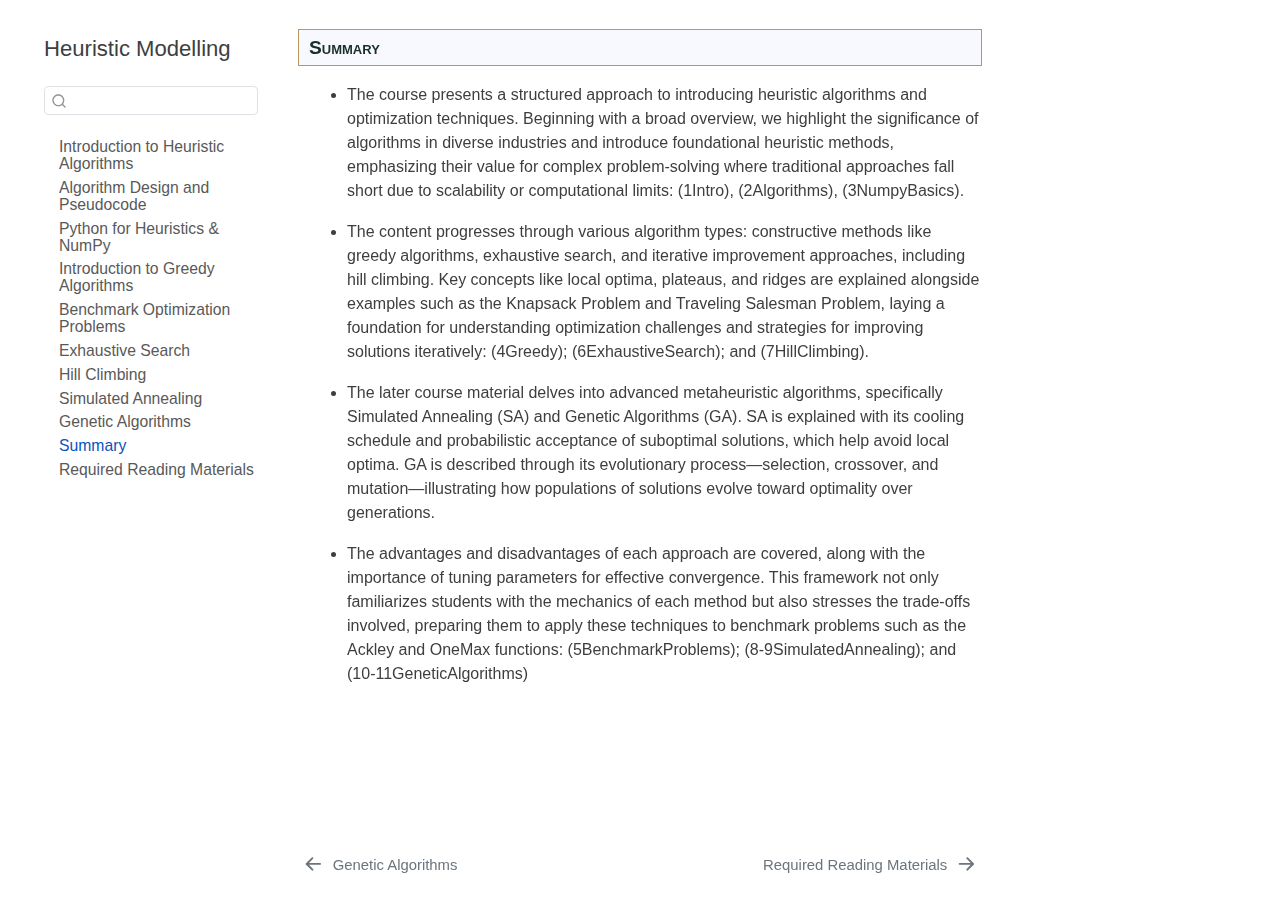
<file: docs/summary.html>
<!DOCTYPE html>
<html xmlns="http://www.w3.org/1999/xhtml" lang="en" xml:lang="en"><head>

<meta charset="utf-8">
<meta name="generator" content="quarto-1.6.32">

<meta name="viewport" content="width=device-width, initial-scale=1.0, user-scalable=yes">


<title>Summary – Heuristic Modelling</title>
<style>
code{white-space: pre-wrap;}
span.smallcaps{font-variant: small-caps;}
div.columns{display: flex; gap: min(4vw, 1.5em);}
div.column{flex: auto; overflow-x: auto;}
div.hanging-indent{margin-left: 1.5em; text-indent: -1.5em;}
ul.task-list{list-style: none;}
ul.task-list li input[type="checkbox"] {
  width: 0.8em;
  margin: 0 0.8em 0.2em -1em; /* quarto-specific, see https://github.com/quarto-dev/quarto-cli/issues/4556 */ 
  vertical-align: middle;
}
</style>


<script src="site_libs/quarto-nav/quarto-nav.js"></script>
<script src="site_libs/quarto-nav/headroom.min.js"></script>
<script src="site_libs/clipboard/clipboard.min.js"></script>
<script src="site_libs/quarto-search/autocomplete.umd.js"></script>
<script src="site_libs/quarto-search/fuse.min.js"></script>
<script src="site_libs/quarto-search/quarto-search.js"></script>
<meta name="quarto:offset" content="./">
<link href="./references.html" rel="next">
<link href="./ga.html" rel="prev">
<script src="site_libs/quarto-html/quarto.js"></script>
<script src="site_libs/quarto-html/popper.min.js"></script>
<script src="site_libs/quarto-html/tippy.umd.min.js"></script>
<script src="site_libs/quarto-html/anchor.min.js"></script>
<link href="site_libs/quarto-html/tippy.css" rel="stylesheet">
<link href="site_libs/quarto-html/quarto-syntax-highlighting-2486e1f0a3ee9ee1fc393803a1361cdb.css" rel="stylesheet" id="quarto-text-highlighting-styles">
<script src="site_libs/bootstrap/bootstrap.min.js"></script>
<link href="site_libs/bootstrap/bootstrap-icons.css" rel="stylesheet">
<link href="site_libs/bootstrap/bootstrap-64b801fe9b6685c0a799f7172ecad621.min.css" rel="stylesheet" append-hash="true" id="quarto-bootstrap" data-mode="light">
<script id="quarto-search-options" type="application/json">{
  "location": "sidebar",
  "copy-button": false,
  "collapse-after": 3,
  "panel-placement": "start",
  "type": "textbox",
  "limit": 50,
  "keyboard-shortcut": [
    "f",
    "/",
    "s"
  ],
  "show-item-context": false,
  "language": {
    "search-no-results-text": "No results",
    "search-matching-documents-text": "matching documents",
    "search-copy-link-title": "Copy link to search",
    "search-hide-matches-text": "Hide additional matches",
    "search-more-match-text": "more match in this document",
    "search-more-matches-text": "more matches in this document",
    "search-clear-button-title": "Clear",
    "search-text-placeholder": "",
    "search-detached-cancel-button-title": "Cancel",
    "search-submit-button-title": "Submit",
    "search-label": "Search"
  }
}</script>


<link rel="stylesheet" href="styles.css">
</head>

<body class="nav-sidebar floating">

<div id="quarto-search-results"></div>
  <header id="quarto-header" class="headroom fixed-top">
  <nav class="quarto-secondary-nav">
    <div class="container-fluid d-flex">
      <button type="button" class="quarto-btn-toggle btn" data-bs-toggle="collapse" role="button" data-bs-target=".quarto-sidebar-collapse-item" aria-controls="quarto-sidebar" aria-expanded="false" aria-label="Toggle sidebar navigation" onclick="if (window.quartoToggleHeadroom) { window.quartoToggleHeadroom(); }">
        <i class="bi bi-layout-text-sidebar-reverse"></i>
      </button>
        <nav class="quarto-page-breadcrumbs" aria-label="breadcrumb"><ol class="breadcrumb"><li class="breadcrumb-item"><a href="./summary.html"><span class="chapter-title">Summary</span></a></li></ol></nav>
        <a class="flex-grow-1" role="navigation" data-bs-toggle="collapse" data-bs-target=".quarto-sidebar-collapse-item" aria-controls="quarto-sidebar" aria-expanded="false" aria-label="Toggle sidebar navigation" onclick="if (window.quartoToggleHeadroom) { window.quartoToggleHeadroom(); }">      
        </a>
      <button type="button" class="btn quarto-search-button" aria-label="Search" onclick="window.quartoOpenSearch();">
        <i class="bi bi-search"></i>
      </button>
    </div>
  </nav>
</header>
<!-- content -->
<div id="quarto-content" class="quarto-container page-columns page-rows-contents page-layout-article">
<!-- sidebar -->
  <nav id="quarto-sidebar" class="sidebar collapse collapse-horizontal quarto-sidebar-collapse-item sidebar-navigation floating overflow-auto">
    <div class="pt-lg-2 mt-2 text-left sidebar-header">
    <div class="sidebar-title mb-0 py-0">
      <a href="./">Heuristic Modelling</a> 
    </div>
      </div>
        <div class="mt-2 flex-shrink-0 align-items-center">
        <div class="sidebar-search">
        <div id="quarto-search" class="" title="Search"></div>
        </div>
        </div>
    <div class="sidebar-menu-container"> 
    <ul class="list-unstyled mt-1">
        <li class="sidebar-item">
  <div class="sidebar-item-container"> 
  <a href="./index.html" class="sidebar-item-text sidebar-link"><span class="chapter-title">Introduction to Heuristic Algorithms</span></a>
  </div>
</li>
        <li class="sidebar-item">
  <div class="sidebar-item-container"> 
  <a href="./algo.html" class="sidebar-item-text sidebar-link"><span class="chapter-title">Algorithm Design and Pseudocode</span></a>
  </div>
</li>
        <li class="sidebar-item">
  <div class="sidebar-item-container"> 
  <a href="./numpy.html" class="sidebar-item-text sidebar-link"><span class="chapter-title">Python for Heuristics &amp; NumPy</span></a>
  </div>
</li>
        <li class="sidebar-item">
  <div class="sidebar-item-container"> 
  <a href="./greedy.html" class="sidebar-item-text sidebar-link"><span class="chapter-title">Introduction to Greedy Algorithms</span></a>
  </div>
</li>
        <li class="sidebar-item">
  <div class="sidebar-item-container"> 
  <a href="./benchmark.html" class="sidebar-item-text sidebar-link"><span class="chapter-title">Benchmark Optimization Problems</span></a>
  </div>
</li>
        <li class="sidebar-item">
  <div class="sidebar-item-container"> 
  <a href="./es.html" class="sidebar-item-text sidebar-link"><span class="chapter-title">Exhaustive Search</span></a>
  </div>
</li>
        <li class="sidebar-item">
  <div class="sidebar-item-container"> 
  <a href="./hc.html" class="sidebar-item-text sidebar-link"><span class="chapter-title">Hill Climbing</span></a>
  </div>
</li>
        <li class="sidebar-item">
  <div class="sidebar-item-container"> 
  <a href="./sa.html" class="sidebar-item-text sidebar-link"><span class="chapter-title">Simulated Annealing</span></a>
  </div>
</li>
        <li class="sidebar-item">
  <div class="sidebar-item-container"> 
  <a href="./ga.html" class="sidebar-item-text sidebar-link"><span class="chapter-title">Genetic Algorithms</span></a>
  </div>
</li>
        <li class="sidebar-item">
  <div class="sidebar-item-container"> 
  <a href="./summary.html" class="sidebar-item-text sidebar-link active"><span class="chapter-title">Summary</span></a>
  </div>
</li>
        <li class="sidebar-item">
  <div class="sidebar-item-container"> 
  <a href="./references.html" class="sidebar-item-text sidebar-link"><span class="chapter-title">Required Reading Materials</span></a>
  </div>
</li>
    </ul>
    </div>
</nav>
<div id="quarto-sidebar-glass" class="quarto-sidebar-collapse-item" data-bs-toggle="collapse" data-bs-target=".quarto-sidebar-collapse-item"></div>
<!-- margin-sidebar -->
    <div id="quarto-margin-sidebar" class="sidebar margin-sidebar zindex-bottom">
        
    </div>
<!-- main -->
<main class="content" id="quarto-document-content">

<header id="title-block-header" class="quarto-title-block default">
<div class="quarto-title">
<h1 class="title"><span class="chapter-title">Summary</span></h1>
</div>



<div class="quarto-title-meta">

    
  
    
  </div>
  


</header>


<ul>
<li><p>The course presents a structured approach to introducing heuristic algorithms and optimization techniques. Beginning with a broad overview, we highlight the significance of algorithms in diverse industries and introduce foundational heuristic methods, emphasizing their value for complex problem-solving where traditional approaches fall short due to scalability or computational limits: (1Intro), (2Algorithms), (3NumpyBasics).</p></li>
<li><p>The content progresses through various algorithm types: constructive methods like greedy algorithms, exhaustive search, and iterative improvement approaches, including hill climbing. Key concepts like local optima, plateaus, and ridges are explained alongside examples such as the Knapsack Problem and Traveling Salesman Problem, laying a foundation for understanding optimization challenges and strategies for improving solutions iteratively: (4Greedy); (6ExhaustiveSearch); and (7HillClimbing).</p></li>
<li><p>The later course material delves into advanced metaheuristic algorithms, specifically Simulated Annealing (SA) and Genetic Algorithms (GA). SA is explained with its cooling schedule and probabilistic acceptance of suboptimal solutions, which help avoid local optima. GA is described through its evolutionary process—selection, crossover, and mutation—illustrating how populations of solutions evolve toward optimality over generations.</p></li>
<li><p>The advantages and disadvantages of each approach are covered, along with the importance of tuning parameters for effective convergence. This framework not only familiarizes students with the mechanics of each method but also stresses the trade-offs involved, preparing them to apply these techniques to benchmark problems such as the Ackley and OneMax functions: (5BenchmarkProblems); (8-9SimulatedAnnealing); and (10-11GeneticAlgorithms)</p></li>
</ul>



</main> <!-- /main -->
<script id="quarto-html-after-body" type="application/javascript">
window.document.addEventListener("DOMContentLoaded", function (event) {
  const toggleBodyColorMode = (bsSheetEl) => {
    const mode = bsSheetEl.getAttribute("data-mode");
    const bodyEl = window.document.querySelector("body");
    if (mode === "dark") {
      bodyEl.classList.add("quarto-dark");
      bodyEl.classList.remove("quarto-light");
    } else {
      bodyEl.classList.add("quarto-light");
      bodyEl.classList.remove("quarto-dark");
    }
  }
  const toggleBodyColorPrimary = () => {
    const bsSheetEl = window.document.querySelector("link#quarto-bootstrap");
    if (bsSheetEl) {
      toggleBodyColorMode(bsSheetEl);
    }
  }
  toggleBodyColorPrimary();  
  const icon = "";
  const anchorJS = new window.AnchorJS();
  anchorJS.options = {
    placement: 'right',
    icon: icon
  };
  anchorJS.add('.anchored');
  const isCodeAnnotation = (el) => {
    for (const clz of el.classList) {
      if (clz.startsWith('code-annotation-')) {                     
        return true;
      }
    }
    return false;
  }
  const onCopySuccess = function(e) {
    // button target
    const button = e.trigger;
    // don't keep focus
    button.blur();
    // flash "checked"
    button.classList.add('code-copy-button-checked');
    var currentTitle = button.getAttribute("title");
    button.setAttribute("title", "Copied!");
    let tooltip;
    if (window.bootstrap) {
      button.setAttribute("data-bs-toggle", "tooltip");
      button.setAttribute("data-bs-placement", "left");
      button.setAttribute("data-bs-title", "Copied!");
      tooltip = new bootstrap.Tooltip(button, 
        { trigger: "manual", 
          customClass: "code-copy-button-tooltip",
          offset: [0, -8]});
      tooltip.show();    
    }
    setTimeout(function() {
      if (tooltip) {
        tooltip.hide();
        button.removeAttribute("data-bs-title");
        button.removeAttribute("data-bs-toggle");
        button.removeAttribute("data-bs-placement");
      }
      button.setAttribute("title", currentTitle);
      button.classList.remove('code-copy-button-checked');
    }, 1000);
    // clear code selection
    e.clearSelection();
  }
  const getTextToCopy = function(trigger) {
      const codeEl = trigger.previousElementSibling.cloneNode(true);
      for (const childEl of codeEl.children) {
        if (isCodeAnnotation(childEl)) {
          childEl.remove();
        }
      }
      return codeEl.innerText;
  }
  const clipboard = new window.ClipboardJS('.code-copy-button:not([data-in-quarto-modal])', {
    text: getTextToCopy
  });
  clipboard.on('success', onCopySuccess);
  if (window.document.getElementById('quarto-embedded-source-code-modal')) {
    // For code content inside modals, clipBoardJS needs to be initialized with a container option
    // TODO: Check when it could be a function (https://github.com/zenorocha/clipboard.js/issues/860)
    const clipboardModal = new window.ClipboardJS('.code-copy-button[data-in-quarto-modal]', {
      text: getTextToCopy,
      container: window.document.getElementById('quarto-embedded-source-code-modal')
    });
    clipboardModal.on('success', onCopySuccess);
  }
    var localhostRegex = new RegExp(/^(?:http|https):\/\/localhost\:?[0-9]*\//);
    var mailtoRegex = new RegExp(/^mailto:/);
      var filterRegex = new RegExp('/' + window.location.host + '/');
    var isInternal = (href) => {
        return filterRegex.test(href) || localhostRegex.test(href) || mailtoRegex.test(href);
    }
    // Inspect non-navigation links and adorn them if external
 	var links = window.document.querySelectorAll('a[href]:not(.nav-link):not(.navbar-brand):not(.toc-action):not(.sidebar-link):not(.sidebar-item-toggle):not(.pagination-link):not(.no-external):not([aria-hidden]):not(.dropdown-item):not(.quarto-navigation-tool):not(.about-link)');
    for (var i=0; i<links.length; i++) {
      const link = links[i];
      if (!isInternal(link.href)) {
        // undo the damage that might have been done by quarto-nav.js in the case of
        // links that we want to consider external
        if (link.dataset.originalHref !== undefined) {
          link.href = link.dataset.originalHref;
        }
      }
    }
  function tippyHover(el, contentFn, onTriggerFn, onUntriggerFn) {
    const config = {
      allowHTML: true,
      maxWidth: 500,
      delay: 100,
      arrow: false,
      appendTo: function(el) {
          return el.parentElement;
      },
      interactive: true,
      interactiveBorder: 10,
      theme: 'quarto',
      placement: 'bottom-start',
    };
    if (contentFn) {
      config.content = contentFn;
    }
    if (onTriggerFn) {
      config.onTrigger = onTriggerFn;
    }
    if (onUntriggerFn) {
      config.onUntrigger = onUntriggerFn;
    }
    window.tippy(el, config); 
  }
  const noterefs = window.document.querySelectorAll('a[role="doc-noteref"]');
  for (var i=0; i<noterefs.length; i++) {
    const ref = noterefs[i];
    tippyHover(ref, function() {
      // use id or data attribute instead here
      let href = ref.getAttribute('data-footnote-href') || ref.getAttribute('href');
      try { href = new URL(href).hash; } catch {}
      const id = href.replace(/^#\/?/, "");
      const note = window.document.getElementById(id);
      if (note) {
        return note.innerHTML;
      } else {
        return "";
      }
    });
  }
  const xrefs = window.document.querySelectorAll('a.quarto-xref');
  const processXRef = (id, note) => {
    // Strip column container classes
    const stripColumnClz = (el) => {
      el.classList.remove("page-full", "page-columns");
      if (el.children) {
        for (const child of el.children) {
          stripColumnClz(child);
        }
      }
    }
    stripColumnClz(note)
    if (id === null || id.startsWith('sec-')) {
      // Special case sections, only their first couple elements
      const container = document.createElement("div");
      if (note.children && note.children.length > 2) {
        container.appendChild(note.children[0].cloneNode(true));
        for (let i = 1; i < note.children.length; i++) {
          const child = note.children[i];
          if (child.tagName === "P" && child.innerText === "") {
            continue;
          } else {
            container.appendChild(child.cloneNode(true));
            break;
          }
        }
        if (window.Quarto?.typesetMath) {
          window.Quarto.typesetMath(container);
        }
        return container.innerHTML
      } else {
        if (window.Quarto?.typesetMath) {
          window.Quarto.typesetMath(note);
        }
        return note.innerHTML;
      }
    } else {
      // Remove any anchor links if they are present
      const anchorLink = note.querySelector('a.anchorjs-link');
      if (anchorLink) {
        anchorLink.remove();
      }
      if (window.Quarto?.typesetMath) {
        window.Quarto.typesetMath(note);
      }
      // TODO in 1.5, we should make sure this works without a callout special case
      if (note.classList.contains("callout")) {
        return note.outerHTML;
      } else {
        return note.innerHTML;
      }
    }
  }
  for (var i=0; i<xrefs.length; i++) {
    const xref = xrefs[i];
    tippyHover(xref, undefined, function(instance) {
      instance.disable();
      let url = xref.getAttribute('href');
      let hash = undefined; 
      if (url.startsWith('#')) {
        hash = url;
      } else {
        try { hash = new URL(url).hash; } catch {}
      }
      if (hash) {
        const id = hash.replace(/^#\/?/, "");
        const note = window.document.getElementById(id);
        if (note !== null) {
          try {
            const html = processXRef(id, note.cloneNode(true));
            instance.setContent(html);
          } finally {
            instance.enable();
            instance.show();
          }
        } else {
          // See if we can fetch this
          fetch(url.split('#')[0])
          .then(res => res.text())
          .then(html => {
            const parser = new DOMParser();
            const htmlDoc = parser.parseFromString(html, "text/html");
            const note = htmlDoc.getElementById(id);
            if (note !== null) {
              const html = processXRef(id, note);
              instance.setContent(html);
            } 
          }).finally(() => {
            instance.enable();
            instance.show();
          });
        }
      } else {
        // See if we can fetch a full url (with no hash to target)
        // This is a special case and we should probably do some content thinning / targeting
        fetch(url)
        .then(res => res.text())
        .then(html => {
          const parser = new DOMParser();
          const htmlDoc = parser.parseFromString(html, "text/html");
          const note = htmlDoc.querySelector('main.content');
          if (note !== null) {
            // This should only happen for chapter cross references
            // (since there is no id in the URL)
            // remove the first header
            if (note.children.length > 0 && note.children[0].tagName === "HEADER") {
              note.children[0].remove();
            }
            const html = processXRef(null, note);
            instance.setContent(html);
          } 
        }).finally(() => {
          instance.enable();
          instance.show();
        });
      }
    }, function(instance) {
    });
  }
      let selectedAnnoteEl;
      const selectorForAnnotation = ( cell, annotation) => {
        let cellAttr = 'data-code-cell="' + cell + '"';
        let lineAttr = 'data-code-annotation="' +  annotation + '"';
        const selector = 'span[' + cellAttr + '][' + lineAttr + ']';
        return selector;
      }
      const selectCodeLines = (annoteEl) => {
        const doc = window.document;
        const targetCell = annoteEl.getAttribute("data-target-cell");
        const targetAnnotation = annoteEl.getAttribute("data-target-annotation");
        const annoteSpan = window.document.querySelector(selectorForAnnotation(targetCell, targetAnnotation));
        const lines = annoteSpan.getAttribute("data-code-lines").split(",");
        const lineIds = lines.map((line) => {
          return targetCell + "-" + line;
        })
        let top = null;
        let height = null;
        let parent = null;
        if (lineIds.length > 0) {
            //compute the position of the single el (top and bottom and make a div)
            const el = window.document.getElementById(lineIds[0]);
            top = el.offsetTop;
            height = el.offsetHeight;
            parent = el.parentElement.parentElement;
          if (lineIds.length > 1) {
            const lastEl = window.document.getElementById(lineIds[lineIds.length - 1]);
            const bottom = lastEl.offsetTop + lastEl.offsetHeight;
            height = bottom - top;
          }
          if (top !== null && height !== null && parent !== null) {
            // cook up a div (if necessary) and position it 
            let div = window.document.getElementById("code-annotation-line-highlight");
            if (div === null) {
              div = window.document.createElement("div");
              div.setAttribute("id", "code-annotation-line-highlight");
              div.style.position = 'absolute';
              parent.appendChild(div);
            }
            div.style.top = top - 2 + "px";
            div.style.height = height + 4 + "px";
            div.style.left = 0;
            let gutterDiv = window.document.getElementById("code-annotation-line-highlight-gutter");
            if (gutterDiv === null) {
              gutterDiv = window.document.createElement("div");
              gutterDiv.setAttribute("id", "code-annotation-line-highlight-gutter");
              gutterDiv.style.position = 'absolute';
              const codeCell = window.document.getElementById(targetCell);
              const gutter = codeCell.querySelector('.code-annotation-gutter');
              gutter.appendChild(gutterDiv);
            }
            gutterDiv.style.top = top - 2 + "px";
            gutterDiv.style.height = height + 4 + "px";
          }
          selectedAnnoteEl = annoteEl;
        }
      };
      const unselectCodeLines = () => {
        const elementsIds = ["code-annotation-line-highlight", "code-annotation-line-highlight-gutter"];
        elementsIds.forEach((elId) => {
          const div = window.document.getElementById(elId);
          if (div) {
            div.remove();
          }
        });
        selectedAnnoteEl = undefined;
      };
        // Handle positioning of the toggle
    window.addEventListener(
      "resize",
      throttle(() => {
        elRect = undefined;
        if (selectedAnnoteEl) {
          selectCodeLines(selectedAnnoteEl);
        }
      }, 10)
    );
    function throttle(fn, ms) {
    let throttle = false;
    let timer;
      return (...args) => {
        if(!throttle) { // first call gets through
            fn.apply(this, args);
            throttle = true;
        } else { // all the others get throttled
            if(timer) clearTimeout(timer); // cancel #2
            timer = setTimeout(() => {
              fn.apply(this, args);
              timer = throttle = false;
            }, ms);
        }
      };
    }
      // Attach click handler to the DT
      const annoteDls = window.document.querySelectorAll('dt[data-target-cell]');
      for (const annoteDlNode of annoteDls) {
        annoteDlNode.addEventListener('click', (event) => {
          const clickedEl = event.target;
          if (clickedEl !== selectedAnnoteEl) {
            unselectCodeLines();
            const activeEl = window.document.querySelector('dt[data-target-cell].code-annotation-active');
            if (activeEl) {
              activeEl.classList.remove('code-annotation-active');
            }
            selectCodeLines(clickedEl);
            clickedEl.classList.add('code-annotation-active');
          } else {
            // Unselect the line
            unselectCodeLines();
            clickedEl.classList.remove('code-annotation-active');
          }
        });
      }
  const findCites = (el) => {
    const parentEl = el.parentElement;
    if (parentEl) {
      const cites = parentEl.dataset.cites;
      if (cites) {
        return {
          el,
          cites: cites.split(' ')
        };
      } else {
        return findCites(el.parentElement)
      }
    } else {
      return undefined;
    }
  };
  var bibliorefs = window.document.querySelectorAll('a[role="doc-biblioref"]');
  for (var i=0; i<bibliorefs.length; i++) {
    const ref = bibliorefs[i];
    const citeInfo = findCites(ref);
    if (citeInfo) {
      tippyHover(citeInfo.el, function() {
        var popup = window.document.createElement('div');
        citeInfo.cites.forEach(function(cite) {
          var citeDiv = window.document.createElement('div');
          citeDiv.classList.add('hanging-indent');
          citeDiv.classList.add('csl-entry');
          var biblioDiv = window.document.getElementById('ref-' + cite);
          if (biblioDiv) {
            citeDiv.innerHTML = biblioDiv.innerHTML;
          }
          popup.appendChild(citeDiv);
        });
        return popup.innerHTML;
      });
    }
  }
});
</script>
<nav class="page-navigation">
  <div class="nav-page nav-page-previous">
      <a href="./ga.html" class="pagination-link" aria-label="Genetic Algorithms">
        <i class="bi bi-arrow-left-short"></i> <span class="nav-page-text"><span class="chapter-title">Genetic Algorithms</span></span>
      </a>          
  </div>
  <div class="nav-page nav-page-next">
      <a href="./references.html" class="pagination-link" aria-label="Required Reading Materials">
        <span class="nav-page-text"><span class="chapter-title">Required Reading Materials</span></span> <i class="bi bi-arrow-right-short"></i>
      </a>
  </div>
</nav>
</div> <!-- /content -->




</body></html>
</file>
<file: docs/site_libs/quarto-html/tippy.css>
.tippy-box[data-animation=fade][data-state=hidden]{opacity:0}[data-tippy-root]{max-width:calc(100vw - 10px)}.tippy-box{position:relative;background-color:#333;color:#fff;border-radius:4px;font-size:14px;line-height:1.4;white-space:normal;outline:0;transition-property:transform,visibility,opacity}.tippy-box[data-placement^=top]>.tippy-arrow{bottom:0}.tippy-box[data-placement^=top]>.tippy-arrow:before{bottom:-7px;left:0;border-width:8px 8px 0;border-top-color:initial;transform-origin:center top}.tippy-box[data-placement^=bottom]>.tippy-arrow{top:0}.tippy-box[data-placement^=bottom]>.tippy-arrow:before{top:-7px;left:0;border-width:0 8px 8px;border-bottom-color:initial;transform-origin:center bottom}.tippy-box[data-placement^=left]>.tippy-arrow{right:0}.tippy-box[data-placement^=left]>.tippy-arrow:before{border-width:8px 0 8px 8px;border-left-color:initial;right:-7px;transform-origin:center left}.tippy-box[data-placement^=right]>.tippy-arrow{left:0}.tippy-box[data-placement^=right]>.tippy-arrow:before{left:-7px;border-width:8px 8px 8px 0;border-right-color:initial;transform-origin:center right}.tippy-box[data-inertia][data-state=visible]{transition-timing-function:cubic-bezier(.54,1.5,.38,1.11)}.tippy-arrow{width:16px;height:16px;color:#333}.tippy-arrow:before{content:"";position:absolute;border-color:transparent;border-style:solid}.tippy-content{position:relative;padding:5px 9px;z-index:1}
</file>
<file: docs/site_libs/quarto-html/quarto-syntax-highlighting-2486e1f0a3ee9ee1fc393803a1361cdb.css>
/* quarto syntax highlight colors */
:root {
  --quarto-hl-ot-color: #003B4F;
  --quarto-hl-at-color: #657422;
  --quarto-hl-ss-color: #20794D;
  --quarto-hl-an-color: #5E5E5E;
  --quarto-hl-fu-color: #4758AB;
  --quarto-hl-st-color: #20794D;
  --quarto-hl-cf-color: #003B4F;
  --quarto-hl-op-color: #5E5E5E;
  --quarto-hl-er-color: #AD0000;
  --quarto-hl-bn-color: #AD0000;
  --quarto-hl-al-color: #AD0000;
  --quarto-hl-va-color: #111111;
  --quarto-hl-bu-color: inherit;
  --quarto-hl-ex-color: inherit;
  --quarto-hl-pp-color: #AD0000;
  --quarto-hl-in-color: #5E5E5E;
  --quarto-hl-vs-color: #20794D;
  --quarto-hl-wa-color: #5E5E5E;
  --quarto-hl-do-color: #5E5E5E;
  --quarto-hl-im-color: #00769E;
  --quarto-hl-ch-color: #20794D;
  --quarto-hl-dt-color: #AD0000;
  --quarto-hl-fl-color: #AD0000;
  --quarto-hl-co-color: #5E5E5E;
  --quarto-hl-cv-color: #5E5E5E;
  --quarto-hl-cn-color: #8f5902;
  --quarto-hl-sc-color: #5E5E5E;
  --quarto-hl-dv-color: #AD0000;
  --quarto-hl-kw-color: #003B4F;
}

/* other quarto variables */
:root {
  --quarto-font-monospace: SFMono-Regular, Menlo, Monaco, Consolas, "Liberation Mono", "Courier New", monospace;
}

pre > code.sourceCode > span {
  color: #003B4F;
}

code span {
  color: #003B4F;
}

code.sourceCode > span {
  color: #003B4F;
}

div.sourceCode,
div.sourceCode pre.sourceCode {
  color: #003B4F;
}

code span.ot {
  color: #003B4F;
  font-style: inherit;
}

code span.at {
  color: #657422;
  font-style: inherit;
}

code span.ss {
  color: #20794D;
  font-style: inherit;
}

code span.an {
  color: #5E5E5E;
  font-style: inherit;
}

code span.fu {
  color: #4758AB;
  font-style: inherit;
}

code span.st {
  color: #20794D;
  font-style: inherit;
}

code span.cf {
  color: #003B4F;
  font-weight: bold;
  font-style: inherit;
}

code span.op {
  color: #5E5E5E;
  font-style: inherit;
}

code span.er {
  color: #AD0000;
  font-style: inherit;
}

code span.bn {
  color: #AD0000;
  font-style: inherit;
}

code span.al {
  color: #AD0000;
  font-style: inherit;
}

code span.va {
  color: #111111;
  font-style: inherit;
}

code span.bu {
  font-style: inherit;
}

code span.ex {
  font-style: inherit;
}

code span.pp {
  color: #AD0000;
  font-style: inherit;
}

code span.in {
  color: #5E5E5E;
  font-style: inherit;
}

code span.vs {
  color: #20794D;
  font-style: inherit;
}

code span.wa {
  color: #5E5E5E;
  font-style: italic;
}

code span.do {
  color: #5E5E5E;
  font-style: italic;
}

code span.im {
  color: #00769E;
  font-style: inherit;
}

code span.ch {
  color: #20794D;
  font-style: inherit;
}

code span.dt {
  color: #AD0000;
  font-style: inherit;
}

code span.fl {
  color: #AD0000;
  font-style: inherit;
}

code span.co {
  color: #5E5E5E;
  font-style: inherit;
}

code span.cv {
  color: #5E5E5E;
  font-style: italic;
}

code span.cn {
  color: #8f5902;
  font-style: inherit;
}

code span.sc {
  color: #5E5E5E;
  font-style: inherit;
}

code span.dv {
  color: #AD0000;
  font-style: inherit;
}

code span.kw {
  color: #003B4F;
  font-weight: bold;
  font-style: inherit;
}

.prevent-inlining {
  content: "</";
}

/*# sourceMappingURL=b94514f873b6ebc3b38fab26346a7c13.css.map */
</file>
<file: docs/styles.css>
h1 {
  color: darkblue;
}


body{margin:0px 0px;padding:0px; font-size:12pt;
        font-family:Lato, Arial, sans-serif;
        background-color:white;color:#3E3E3E}
    
h1{color:#183028;background-color:ghostwhite; font-variant: small-caps;font-size:120%;line-height:.8; border:1px solid #B9975B;padding: 10px;}
h2{color:#00313C;font-size:115%;line-height:.6; border:1px solid #B9975B;padding: 10px;}
h3{font-size: 1.1em; background-color:#4C575E;margin-left:10px;color:ghostwhite; border:1px solid #B9975B; padding:10px;}
h4{font-size: 1.05em; background-color:#435951;color:ghostwhite; margin-left:25px;border:1px solid #B9975B;padding:5px;}

.sourceCode pre{font-size:.9em;
    padding:5px; 
    background-color:#f8f8f8;
    color:#364741;
    margin:0px 0px;
    display:block;
    word-wrap: break-word;
        border:1px dashed #a98546;
}

code span.do, code span.co, code span.st, code span.dv, code span.f1, code span.at, code span.fl {color:#364741; font-size: 11pt; 
}

ul, ol{font-size:1.0 em;}
ul li{margin-left:15px;}
ul li li, ol li li {color:#5B6770;list-style-type: circle;}



#header{display:block; font-size:1.2em}
.author, .date{display:none;}
img{    display:block;
        margin-left: auto;
        margin-right: auto; width:60% }

.col-xs-12.col-sm-8.col-md-9 {background-color:white;
        color:darkblue;
        display:block;
        border-radius:25px;
        text-align:left;
        border:2px ridge plum;
        margin:0px 0px;padding:10px;
        vertical-align: middle;}
}


p{font-size: 1em;}

.sourceCode {font-size:.95em;
  padding:5px;word-wrap: break-word;
    }




code.sourceCode.r{
    display:inline; margin:0px 0px; overflow-y: scroll; word-wrap: break-word; max-width:inherit;}

span{margin:0px 0px; padding 2px;}

pre code{font-size:11pt;
  padding:5px;; 
}

.cell-output cell-output-stdout{background-color:#f8fff8;}


h2 .header-section-number{color:#00313C;}

span.co { color:red; display:block; word-wrap: break-word; line-height: 1em}

.header-section-number{color:ghostwhite;}

p.caption{text-align: center;font-size:.7em;}
.figcaption{text-align: center}
a {color:#3E3E3E;}

figcaption{text-align: center}

.toc ol, .toc ul {
    list-style: none;
    padding-left: 0;
}
</file>
